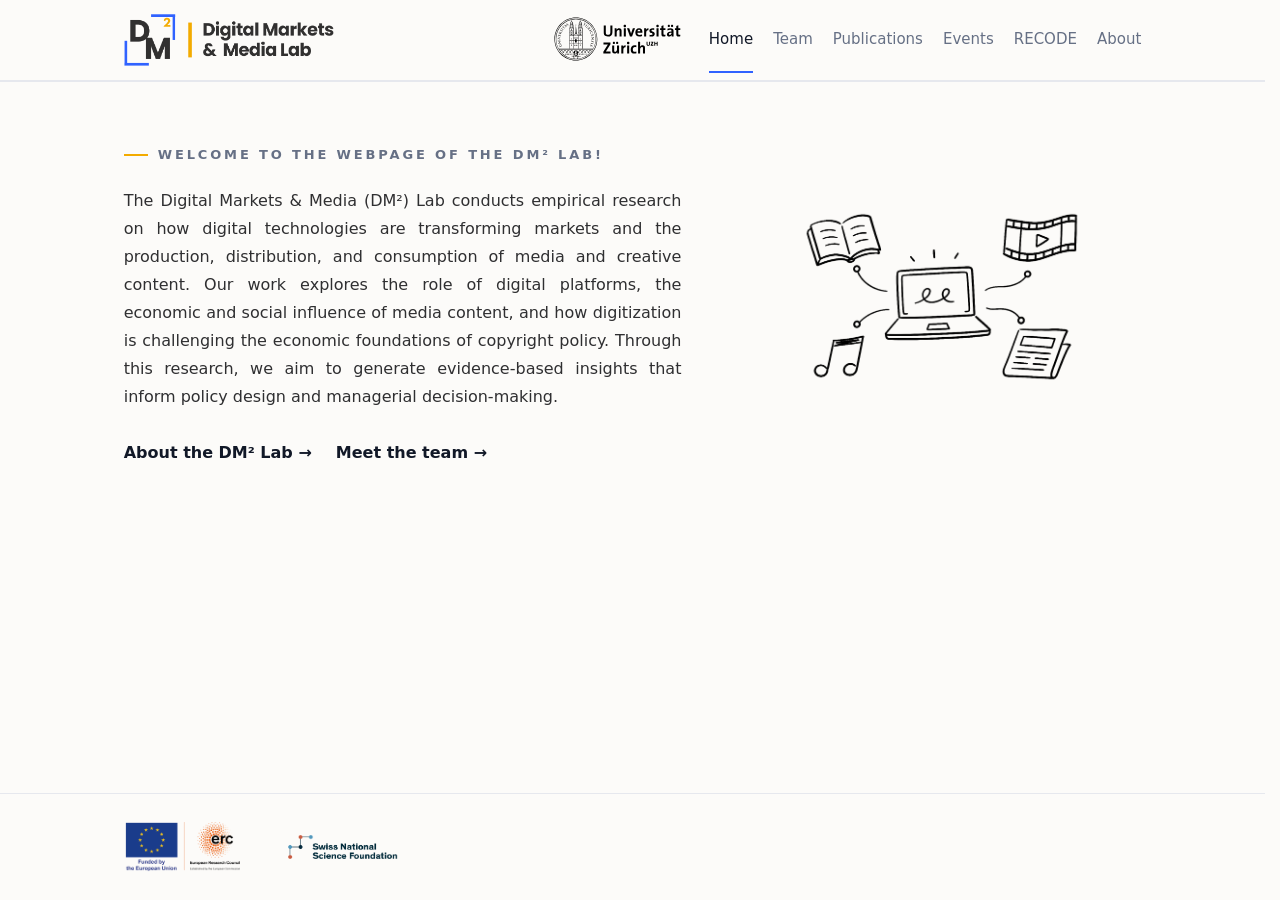
<file: index.html>
<!doctype html>
<html lang="en">
<head>
  <meta charset="utf-8">
  <meta name="viewport" content="width=device-width, initial-scale=1">
  <title>Home | Digital Markets & Media Lab</title>
  <meta name="description" content="Digital Markets & Media Lab — empirical research on digitization, platforms, media markets, AI, and online information access.">
  <link rel="icon" type="image/png" href="assets/DM2_logo.png?v=4"> 
  <link rel="stylesheet" href="style.css?v=21">
  <script src="nav.js?v=1" defer></script>
</head>
<body class="home-page">
  <header class="site-header">
    <div class="nav-wrap">
      <div class="header-logos"><a href="index.html" aria-label="Digital Markets and Media Lab home"><img class="logo-full" src="assets/dm2-logo-full.png" alt="Digital Markets & Media Lab logo"></a><img class="header-uzh-logo" src="assets/uzh-logo.svg" alt="University of Zurich"></div>
      <button class="nav-toggle" type="button" aria-expanded="false" aria-controls="main-navigation" aria-label="Toggle main navigation"><span class="nav-toggle-icon" aria-hidden="true"></span><span class="nav-toggle-label">Menu</span></button>
      <nav class="nav" id="main-navigation" aria-label="Main navigation"><a class="active" href="index.html" aria-current="page">Home</a><a href="team.html">Team</a><a href="publications.html">Publications</a><!-- <a href="news.html">News</a> --><a href="events.html">Events</a><a href="recode.html">RECODE</a><a href="about.html">About</a></nav>
    </div>
  </header>


<main>
  <section class="section border home-intro">
      <div class="container">
      <div class="eyebrow">Welcome to the webpage of the DM² Lab!</div>
      <div class="two-col-intro">
        <div>
        <p class="lead">

          The Digital Markets & Media (DM²) Lab conducts empirical research on how digital technologies are transforming markets and the production, distribution, and consumption of media and creative content. Our work explores the role of digital platforms, the economic and social influence of media content, and how digitization is challenging the economic foundations of copyright policy. Through this research, we aim to generate evidence-based insights that inform policy design and managerial decision-making.
          <!-- The Digital Markets & Media (DM²) Lab conducts empirical research on digital markets, media, and related policy issues. We study how digitization transforms markets, firms, and consumer behaviour, with particular focus on digital platforms and on the media and content industries. In this context, we also examine the economic and social effects of media content. Finally, we investigate how technological change affects the creation, distribution, and reuse of creative content, and what this implies for the economic foundations of copyright policy. Across these areas, our goal is to generate evidence-based insights that inform policy design and managerial decision-making. -->
          </p>
          <!-- The Digital Markets &amp; Media (DM²) Lab conducts empirical research on two interconnected aspects of today's digital transformation. First, we study how digitization affects markets, firms, and consumers, with a particular focus on media and content industries. Second, we examine the economics of intellectual property, exploring how technological change affects the economic foundations of copyright policy. Across both areas, our goal is to generate evidence-based insights that inform policy design and managerial decision-making. -->
        </div>
        <div class="intro-image"><img src="assets/lab_illustration.png" alt="Illustration of the Digital Markets and Media Lab's research areas">
        </div>
      </div>
          <div class="hero-actions"><a class="text-link" href="about.html">About the DM² Lab →</a><a class="text-link" href="team.html">Meet the team →</a></div>
</div>
</section>
  <!-- <section class="section border">
    <div class="container">
      <div class="eyebrow">Research areas</div><h2>What we study</h2>
      <div class="grid two">
        <article class="card research-card"><h3>AI, Search, and Information Access</h3><p>We study how AI-generated summaries, search interfaces, and digital intermediaries shape what people see, click, and consume online.</p></article>
        <article class="card research-card"><h3>Digital Media and Creative Industries</h3><p>We examine how digitization changes markets for music, movies, books, news, and other cultural products.</p></article>
        <article class="card research-card"><h3>Platforms, Competition, and Market Design</h3><p>We analyze the role of platforms in organizing digital markets, matching users, ranking content, and shaping competition.</p></article>
        <article class="card research-card"><h3>Privacy, Tracking, and Data Externalities</h3><p>We investigate how online tracking, data sharing, and inference technologies affect firms, consumers, and policy.</p></article>
      </div>
    </div>
  </section> -->

</main>
<footer class="site-footer">
  <div class="container">
    <div class="funding-logos" aria-label="Host and funding institutions">
      <img class="funding-logo funding-logo--erc" src="assets/LOGO_ERC-FLAG_EU.png" alt="Funded by the European Union through the European Research Council">
      <img class="funding-logo funding-logo--snsf" src="assets/fns.png" alt="Swiss National Science Foundation">
    </div>
  </div>
</footer>
</body>
</html>
</file>
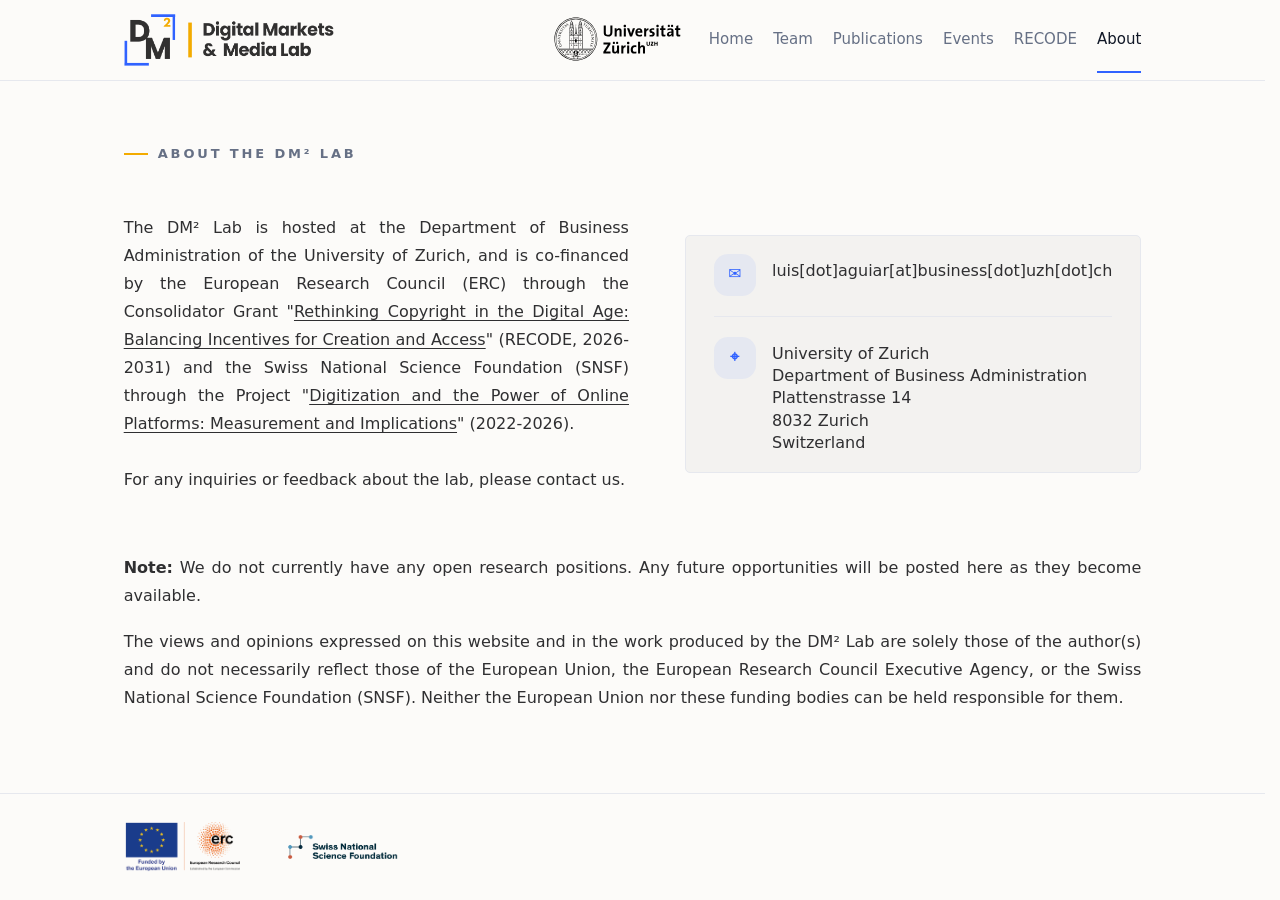
<file: about.html>
<!doctype html>
<html lang="en">
<head>
  <meta charset="utf-8">
  <meta name="viewport" content="width=device-width, initial-scale=1">
  <title>About | Digital Markets & Media Lab</title>
  <meta name="description" content="About the Digital Markets & Media Lab at the University of Zurich and its funding institutions.">
  <link rel="icon" type="image/png" href="assets/DM2_logo.png?v=4"> 
  <link rel="stylesheet" href="style.css?v=21">
  <script src="nav.js?v=1" defer></script>
</head>
<body class="about-page">
  <header class="site-header">
    <div class="nav-wrap">
      <div class="header-logos"><a href="index.html" aria-label="Digital Markets and Media Lab home"><img class="logo-full" src="assets/dm2-logo-full.png" alt="Digital Markets & Media Lab logo"></a><img class="header-uzh-logo" src="assets/uzh-logo.svg" alt="University of Zurich"></div>
      <button class="nav-toggle" type="button" aria-expanded="false" aria-controls="main-navigation" aria-label="Toggle main navigation"><span class="nav-toggle-icon" aria-hidden="true"></span><span class="nav-toggle-label">Menu</span></button>
      <nav class="nav" id="main-navigation" aria-label="Main navigation"><a href="index.html">Home</a><a href="team.html">Team</a><a href="publications.html">Publications</a><!-- <a href="news.html">News</a> --><a href="events.html">Events</a><a href="recode.html">RECODE</a><a class="active" href="about.html" aria-current="page">About</a></nav>
    </div>
  </header>

  <main>
    <section class="page-title">
      <div class="container">
        <div class="eyebrow">About the DM² Lab</div>
      </div>
    </section>

    <section class="section about-section">
      <div class="container">
        <div class="about-intro-grid">
          <p class="lead">The DM² Lab is hosted at the Department of Business Administration of the University of Zurich, and is co-financed by the European Research Council (ERC) through the Consolidator Grant "<a href="https://cordis.europa.eu/project/id/101232098" target="_blank" rel="noopener noreferrer">Rethinking Copyright in the Digital Age: Balancing Incentives for Creation and Access</a>" (RECODE, 2026-2031) and the Swiss National Science Foundation (SNSF) through the Project "<a href="https://data.snf.ch/grants/grant/207682" target="_blank" rel="noopener noreferrer">Digitization and the Power of Online Platforms: Measurement and Implications</a>" (2022-2026). <br> <br> For any inquiries or feedback about the lab, please contact us.</p>

          <div class="contact-card">
            <div class="contact-row">
              <div class="contact-icon">✉</div>
              <div class="contact-details">luis[dot]aguiar[at]business[dot]uzh[dot]ch</div>
            </div>
            <div class="contact-row">
              <div class="contact-icon">⌖</div>
              <div class="contact-details">University of Zurich <br> Department of Business Administration <br> Plattenstrasse 14 <br> 8032 Zurich<br> Switzerland</div>
            </div>
          </div>

        </div>

        <div class="about-full-text">
          <p class="lead">   <br> <strong>Note:</strong> We do not currently have any open research positions. Any future opportunities will be posted here as they become available.</p>
          <p class="lead"> The views and opinions expressed on this website and in the work produced by the DM² Lab are solely those of the author(s) and do not necessarily reflect those of the European Union, the European Research Council Executive Agency, or the Swiss National Science Foundation (SNSF). Neither the European Union nor these funding bodies can be held responsible for them.</p>
        </div>
      </div>
    </section>
  </main>
  <footer class="site-footer">
    <div class="container">
      <div class="funding-logos" aria-label="Host and funding institutions">
        <img class="funding-logo funding-logo--erc" src="assets/LOGO_ERC-FLAG_EU.png" alt="Funded by the European Union through the European Research Council">
        <img class="funding-logo funding-logo--snsf" src="assets/fns.png" alt="Swiss National Science Foundation">
      </div>
    </div>
  </footer>
</body>
</html>
</file>
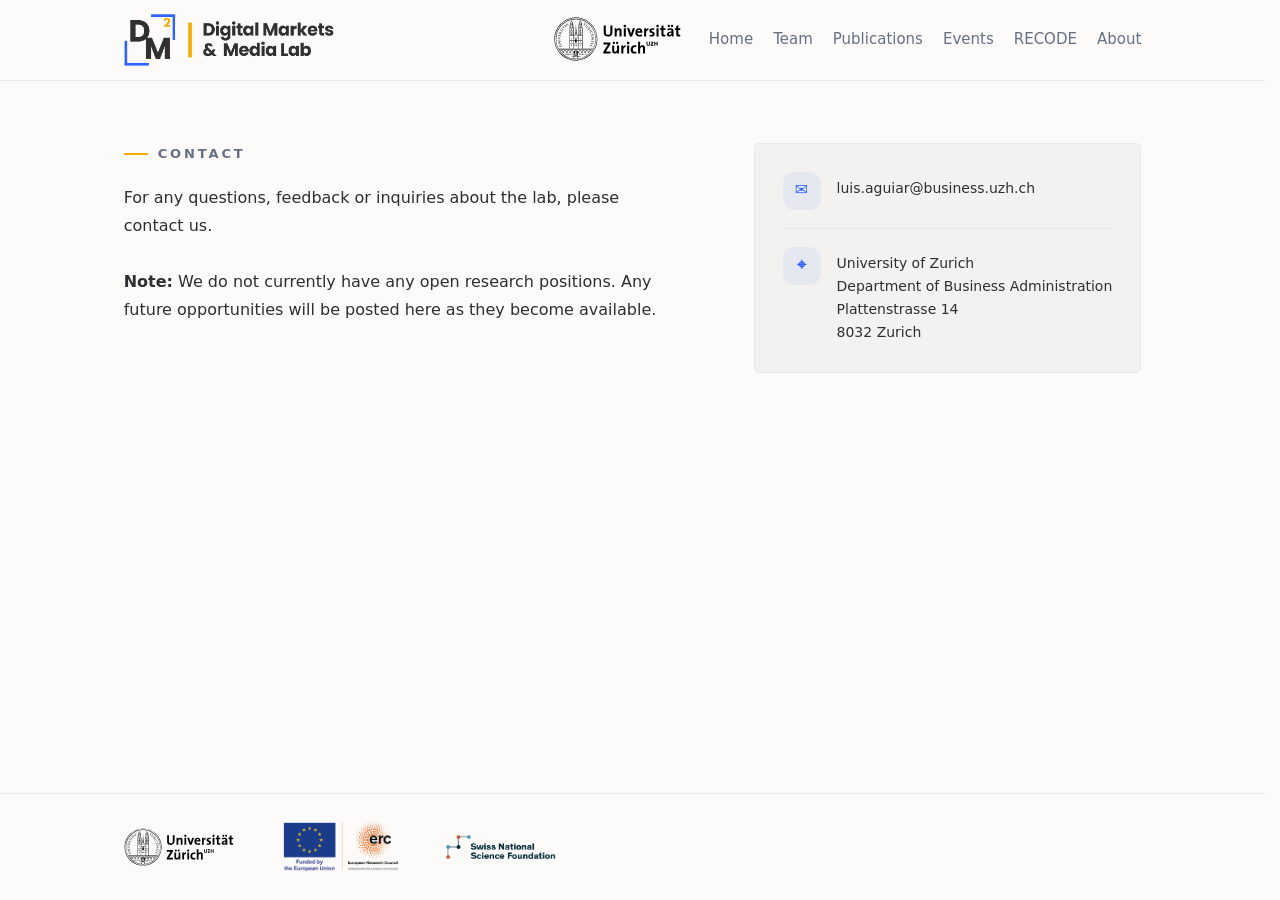
<file: contact.html>
<!doctype html>
<html lang="en">
<head>
  <meta charset="utf-8">
  <meta name="viewport" content="width=device-width, initial-scale=1">
  <title>Contact | Digital Markets & Media Lab</title>
  <meta name="description" content="Digital Markets & Media Lab — empirical research on digitization, platforms, media markets, AI, and online information access.">
  <link rel="stylesheet" href="style.css?v=21">
  <script src="nav.js?v=1" defer></script>
</head>
<body>
  <header class="site-header">
    <div class="nav-wrap">
      <div class="header-logos"><a href="index.html" aria-label="Digital Markets and Media Lab home"><img class="logo-full" src="assets/dm2-logo-full.png" alt="Digital Markets & Media Lab logo"></a><img class="header-uzh-logo" src="assets/uzh-logo.svg" alt="University of Zurich"></div>
      <button class="nav-toggle" type="button" aria-expanded="false" aria-controls="main-navigation" aria-label="Toggle main navigation"><span class="nav-toggle-icon" aria-hidden="true"></span><span class="nav-toggle-label">Menu</span></button>
      <nav class="nav" id="main-navigation" aria-label="Main navigation"><a href="index.html">Home</a><a href="team.html">Team</a><a href="publications.html">Publications</a><!-- <a href="news.html">News</a> --><a href="events.html">Events</a><a href="recode.html">RECODE</a><a href="about.html">About</a></nav>
    </div>
  </header>

  <main>
    <section class="page-title">
      <div class="container two-col contact-layout">
        <div>
          <div class="eyebrow">Contact</div>
          <p class="lead">For any questions, feedback or inquiries about the lab, please contact us. <br> <br> <strong>Note:</strong> We do not currently have any open research positions. Any future opportunities will be posted here as they become available.</p>
        </div>
        <div class="contact-card">
          <div class="contact-row">
            <div class="contact-icon">✉</div>
            <div class="contact-details"><a href="mailto:luis.aguiar@business.uzh.ch">luis.aguiar@business.uzh.ch</a></div>
          </div>
          <div class="contact-row">
            <div class="contact-icon">⌖</div>
            <div class="contact-details">University of Zurich <br> Department of Business Administration <br> Plattenstrasse 14 <br> 8032 Zurich</div>
          </div>
        </div>
      </div>
    </section>
  </main>
  <footer class="site-footer">
    <div class="container">
      <div class="funding-logos" aria-label="Host and funding institutions">
        <img class="funding-logo funding-logo--uzh" src="assets/uzh-logo.svg" alt="University of Zurich">
        <img class="funding-logo funding-logo--erc" src="assets/LOGO_ERC-FLAG_EU.png" alt="Funded by the European Union through the European Research Council">
        <img class="funding-logo funding-logo--snsf" src="assets/fns.png" alt="Swiss National Science Foundation">
      </div>
    </div>
  </footer>
</body>
</html>
</file>
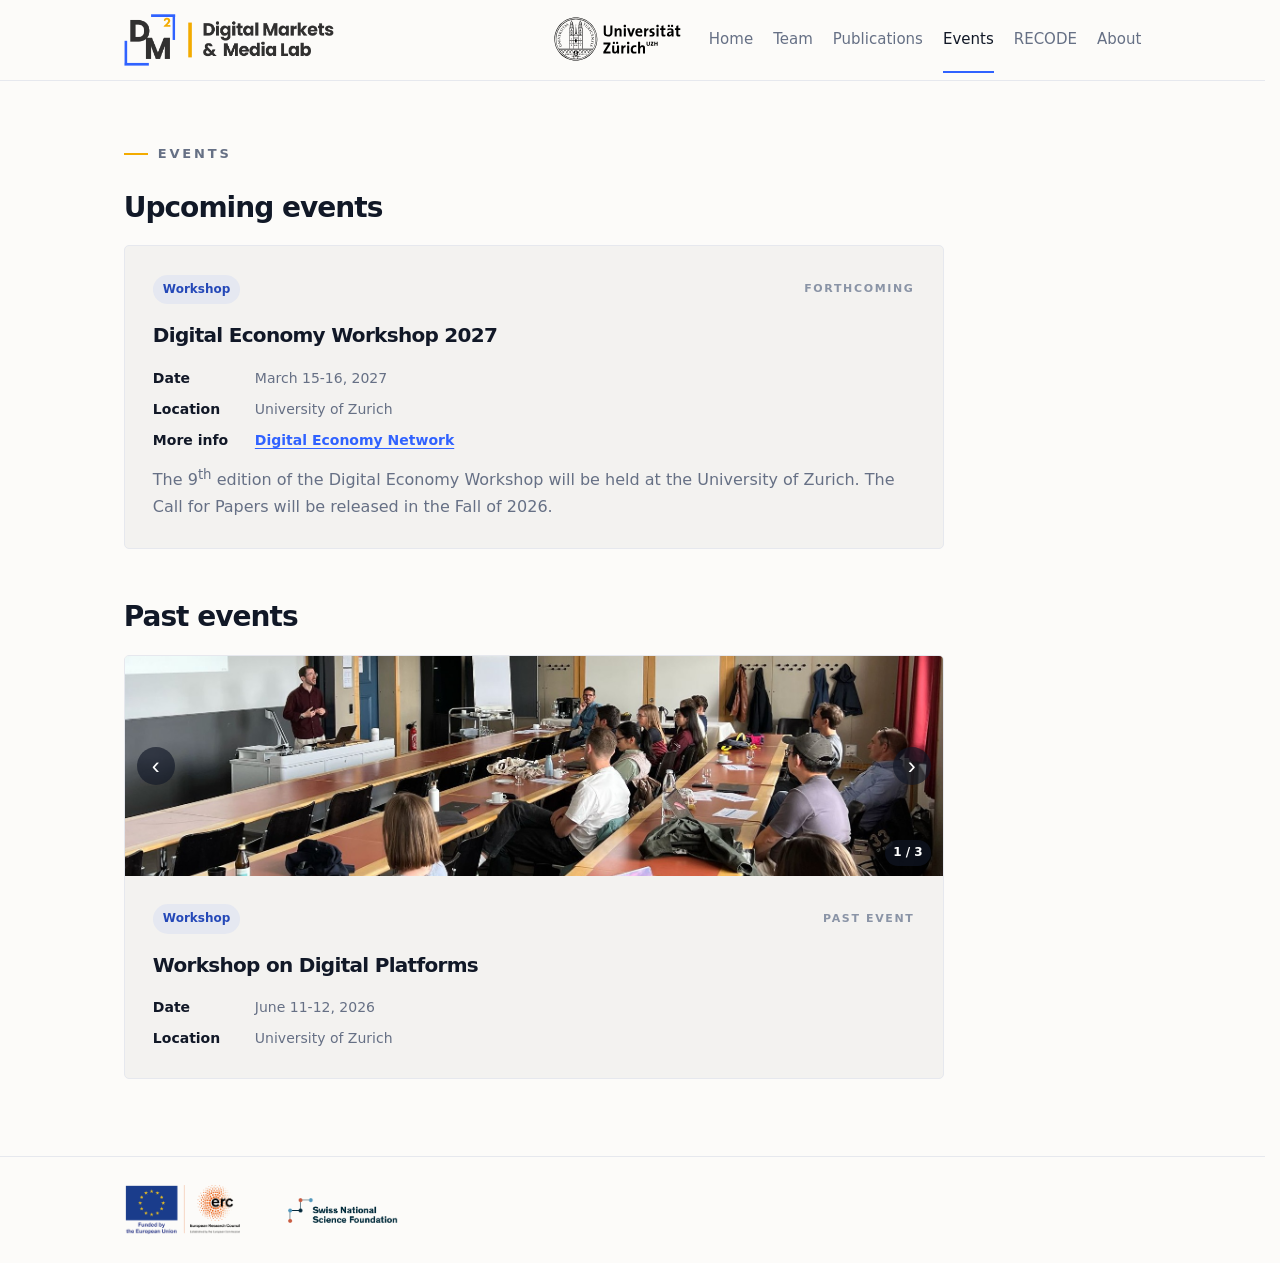
<file: events.html>
<!doctype html>
<html lang="en">
<head>
  <meta charset="utf-8">
  <meta name="viewport" content="width=device-width, initial-scale=1">
  <title>Events | Digital Markets & Media Lab</title>
  <meta name="description" content="Conferences, workshops, and research events organized or co-organized by the Digital Markets & Media Lab.">
  <link rel="icon" type="image/png" href="assets/DM2_logo.png?v=4">
  <link rel="stylesheet" href="style.css?v=21">
  <script src="nav.js?v=1" defer></script>
  <script src="events.js" defer></script>
</head>
<body class="listing-page">
    <header class="site-header">
    <div class="nav-wrap">
      <div class="header-logos"><a href="index.html" aria-label="Digital Markets and Media Lab home"><img class="logo-full" src="assets/dm2-logo-full.png" alt="Digital Markets & Media Lab logo"></a><img class="header-uzh-logo" src="assets/uzh-logo.svg" alt="University of Zurich"></div>
      <button class="nav-toggle" type="button" aria-expanded="false" aria-controls="main-navigation" aria-label="Toggle main navigation"><span class="nav-toggle-icon" aria-hidden="true"></span><span class="nav-toggle-label">Menu</span></button>
      <nav class="nav" id="main-navigation" aria-label="Main navigation"><a href="index.html">Home</a><a href="team.html">Team</a><a href="publications.html">Publications</a><!-- <a href="news.html">News</a> --><a class="active" href="events.html" aria-current="page">Events</a><a href="recode.html">RECODE</a><a href="about.html">About</a></nav>
    </div>
  </header>

  <main>
    <section class="page-title">
      <div class="container event-container">
        <div class="eyebrow">Events</div>
        <!-- <h1>Conferences and workshops</h1>
        <p class="lead">Academic conferences, workshops, and research meetings organized or co-organized by the DM² Lab.</p> -->
      </div>
    </section>

    <section class="section">
      <div class="container">
        <div class="event-section-heading">
          <h1>Upcoming events</h1>
        </div>

        <div class="grid event-grid">
          <!-- Duplicate an article below to add another event. -->
          <article class="card event-card">
            <!-- An event-gallery block can also be added here for upcoming-event photos. -->
            <div class="event-meta">
              <span class="tag">Workshop</span>
              <span class="status">Forthcoming</span>
            </div>
            <h3>Digital Economy Workshop 2027</h3>
            <dl class="event-details">
              <div><dt>Date</dt><dd>March 15-16, 2027</dd></div>
              <div><dt>Location</dt><dd>University of Zurich</dd></div>
              <div><dt>More info</dt><dd><a class="event-link" href="https://www.digitalecon.org/workshop" target="_blank" rel="noopener noreferrer">Digital Economy Network</a></dd></div>
            </dl>
            <p>The 9<sup>th</sup> edition of the Digital Economy Workshop will be held at the University of Zurich. The Call for Papers will be released in the Fall of 2026.</p>
          </article>
        </div>

        <div class="event-section-heading event-section-heading--past">
          <h1>Past events</h1>
        </div>

        <div class="grid event-grid">
          <!-- Duplicate an article below to add another past event. -->
          <article class="card event-card">
            <div class="event-gallery" data-gallery aria-label="Photos from the Workshop on Digital Platforms">
              <!-- Adjust --event-image-position separately for each photo.
                   Examples: center, center 30%, 40% 60%, left center. -->
              <img class="event-image is-active" src="assets/workshop_digital_platforms/session.jpeg" alt="Presentation during the Workshop on Digital Platforms" style="--event-image-position: center;">
              <img class="event-image" src="assets/workshop_digital_platforms/group.jpeg" alt="Participants at the Workshop on Digital Platforms" style="--event-image-position: center 20%;">
              <img class="event-image" src="assets/workshop_digital_platforms/lunch.jpeg" alt="Participants during lunch at the Workshop on Digital Platforms" style="--event-image-position: center 20%;">
              <button class="gallery-arrow gallery-arrow--previous" type="button" data-gallery-previous aria-label="Show previous event photo">‹</button>
              <button class="gallery-arrow gallery-arrow--next" type="button" data-gallery-next aria-label="Show next event photo">›</button>
              <span class="gallery-count" data-gallery-count aria-live="polite">1 / 3</span>
            </div>

            <div class="event-meta">
              <span class="tag">Workshop</span>
              <span class="status">Past event</span>
            </div>
            <h3>Workshop on Digital Platforms</h3>
            <dl class="event-details">
              <div><dt>Date</dt><dd>June 11-12, 2026</dd></div>
              <div><dt>Location</dt><dd>University of Zurich</dd></div>
            </dl>
          </article>
        </div>
      </div>
    </section>
  </main>
  <footer class="site-footer">
    <div class="container">
      <div class="funding-logos" aria-label="Host and funding institutions">
        <img class="funding-logo funding-logo--erc" src="assets/LOGO_ERC-FLAG_EU.png" alt="Funded by the European Union through the European Research Council">
        <img class="funding-logo funding-logo--snsf" src="assets/fns.png" alt="Swiss National Science Foundation">
      </div>
    </div>
  </footer>
</body>
</html>
</file>
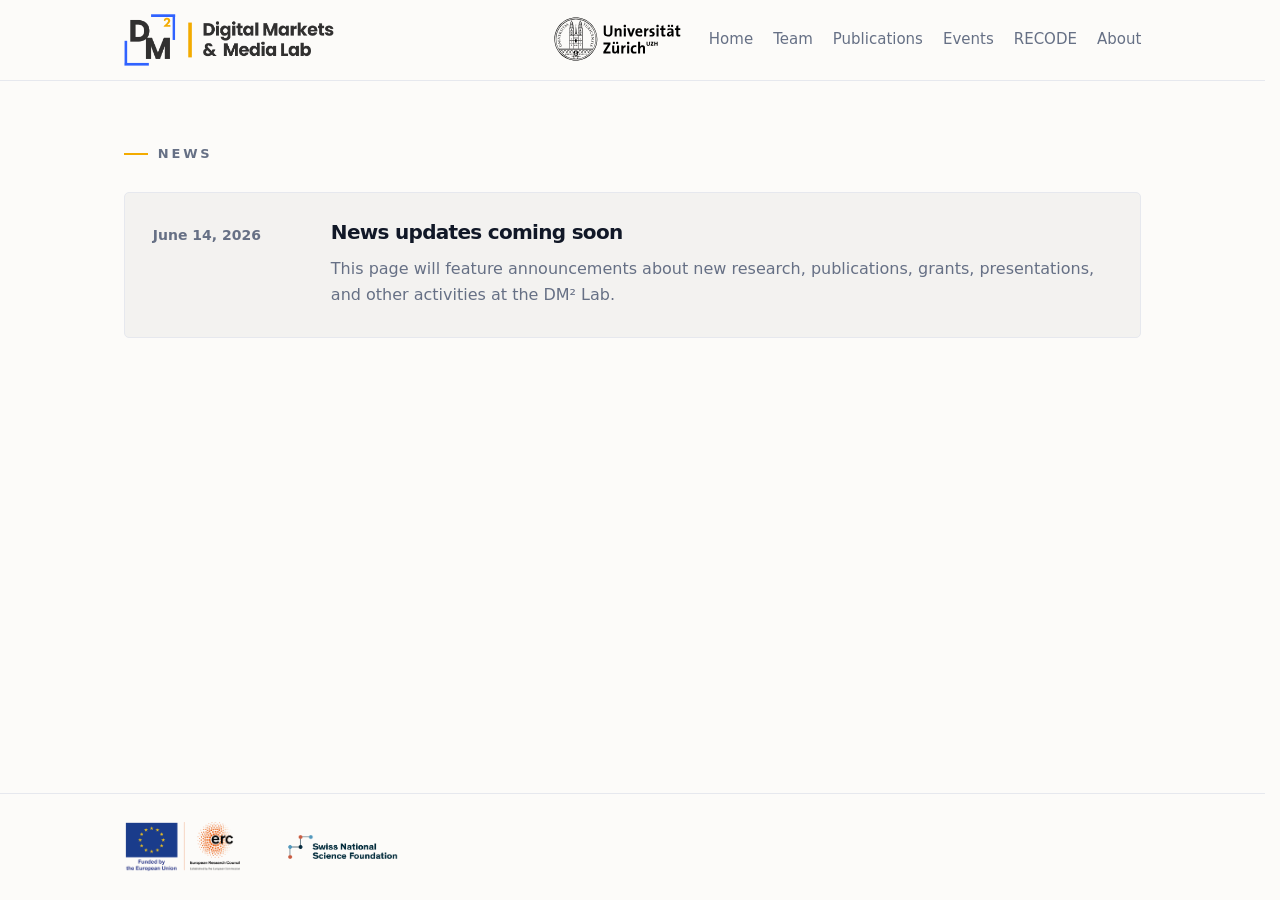
<file: news.html>
<!doctype html>
<html lang="en">
<head>
  <meta charset="utf-8">
  <meta name="viewport" content="width=device-width, initial-scale=1">
  <title>News | Digital Markets & Media Lab</title>
  <meta name="description" content="News, announcements, and research updates from the Digital Markets & Media Lab.">
  <link rel="stylesheet" href="style.css?v=21">
  <script src="nav.js?v=1" defer></script>
</head>
<body class="listing-page">
    <header class="site-header">
    <div class="nav-wrap">
      <div class="header-logos"><a href="index.html" aria-label="Digital Markets and Media Lab home"><img class="logo-full" src="assets/dm2-logo-full.png" alt="Digital Markets & Media Lab logo"></a><img class="header-uzh-logo" src="assets/uzh-logo.svg" alt="University of Zurich"></div>
      <button class="nav-toggle" type="button" aria-expanded="false" aria-controls="main-navigation" aria-label="Toggle main navigation"><span class="nav-toggle-icon" aria-hidden="true"></span><span class="nav-toggle-label">Menu</span></button>
      <nav class="nav" id="main-navigation" aria-label="Main navigation"><a href="index.html">Home</a><a href="team.html">Team</a><a href="publications.html">Publications</a><!-- <a class="active" href="news.html">News</a> --><a href="events.html">Events</a><a href="recode.html">RECODE</a><a href="about.html">About</a></nav>
    </div>
  </header>

  <main>
    <section class="page-title">
      <div class="container">
        <div class="eyebrow">News</div>
        <!-- <h1>Latest from the Lab</h1> -->
      </div>
    </section>

    <section class="section">
      <div class="container news-list">
        <!-- Duplicate an article below to add another news item. Keep the newest item first. -->
        <article class="card news-item">
          <time class="news-date" datetime="2026-06-14">June 14, 2026</time>
          <div>
            <h2 class="news-title">News updates coming soon</h2>
            <p>This page will feature announcements about new research, publications, grants, presentations, and other activities at the DM² Lab.</p>
          </div>
        </article>
      </div>
    </section>
  </main>
  <footer class="site-footer">
    <div class="container">
      <div class="funding-logos" aria-label="Host and funding institutions">
        <img class="funding-logo funding-logo--erc" src="assets/LOGO_ERC-FLAG_EU.png" alt="Funded by the European Union through the European Research Council">
        <img class="funding-logo funding-logo--snsf" src="assets/fns.png" alt="Swiss National Science Foundation">
      </div>
    </div>
  </footer>
</body>
</html>
</file>
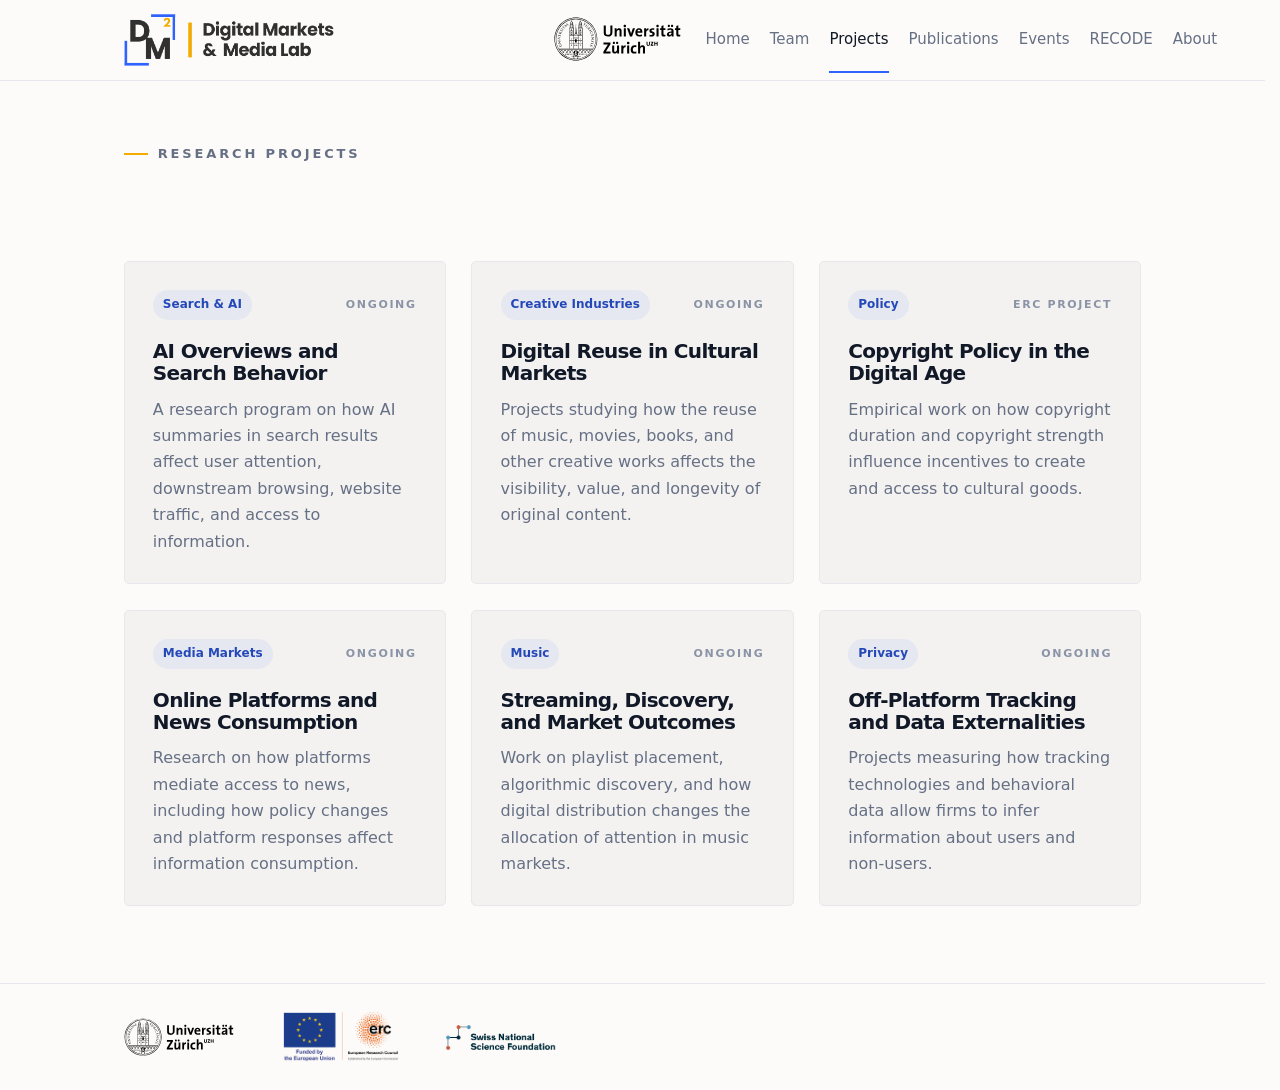
<file: projects.html>
<!doctype html>
<html lang="en">
<head>
  <meta charset="utf-8">
  <meta name="viewport" content="width=device-width, initial-scale=1">
  <title>Projects | Digital Markets & Media Lab</title>
  <meta name="description" content="Digital Markets & Media Lab — empirical research on digitization, platforms, media markets, AI, and online information access.">
  <link rel="stylesheet" href="style.css?v=21">
  <script src="nav.js?v=1" defer></script>
</head>
<body>
  <header class="site-header">
    <div class="nav-wrap">
      <div class="header-logos"><a href="index.html" aria-label="Digital Markets and Media Lab home"><img class="logo-full" src="assets/dm2-logo-full.png" alt="Digital Markets & Media Lab logo"></a><img class="header-uzh-logo" src="assets/uzh-logo.svg" alt="University of Zurich"></div>
      <button class="nav-toggle" type="button" aria-expanded="false" aria-controls="main-navigation" aria-label="Toggle main navigation"><span class="nav-toggle-icon" aria-hidden="true"></span><span class="nav-toggle-label">Menu</span></button>
      <nav class="nav" id="main-navigation" aria-label="Main navigation"><a href="index.html">Home</a><a href="team.html">Team</a><a class="active" href="projects.html" aria-current="page">Projects</a><a href="publications.html">Publications</a><!-- <a href="news.html">News</a> --><a href="events.html">Events</a><a href="recode.html">RECODE</a><a href="about.html">About</a></nav>
    </div>
  </header>

<main>
  <section class="page-title"><div class="container"><div class="eyebrow">Research Projects</div></div></section>
  <!-- DM² Lab projects use empirical evidence to understand how digital technologies affect information, media, culture, competition, and policy. -->
  <section class="section"><div class="container grid three"><article class="card project"><div><div class="project-meta"><span class="tag">Search &amp; AI</span><span class="status">Ongoing</span></div><h3>AI Overviews and Search Behavior</h3><p>A research program on how AI summaries in search results affect user attention, downstream browsing, website traffic, and access to information.</p></div></article>
<article class="card project"><div><div class="project-meta"><span class="tag">Creative Industries</span><span class="status">Ongoing</span></div><h3>Digital Reuse in Cultural Markets</h3><p>Projects studying how the reuse of music, movies, books, and other creative works affects the visibility, value, and longevity of original content.</p></div></article>
<article class="card project"><div><div class="project-meta"><span class="tag">Policy</span><span class="status">ERC project</span></div><h3>Copyright Policy in the Digital Age</h3><p>Empirical work on how copyright duration and copyright strength influence incentives to create and access to cultural goods.</p></div></article>
<article class="card project"><div><div class="project-meta"><span class="tag">Media Markets</span><span class="status">Ongoing</span></div><h3>Online Platforms and News Consumption</h3><p>Research on how platforms mediate access to news, including how policy changes and platform responses affect information consumption.</p></div></article>
<article class="card project"><div><div class="project-meta"><span class="tag">Music</span><span class="status">Ongoing</span></div><h3>Streaming, Discovery, and Market Outcomes</h3><p>Work on playlist placement, algorithmic discovery, and how digital distribution changes the allocation of attention in music markets.</p></div></article>
<article class="card project"><div><div class="project-meta"><span class="tag">Privacy</span><span class="status">Ongoing</span></div><h3>Off-Platform Tracking and Data Externalities</h3><p>Projects measuring how tracking technologies and behavioral data allow firms to infer information about users and non-users.</p></div></article></div></section>
</main>
<footer class="site-footer">
  <div class="container">
    <div class="funding-logos" aria-label="Host and funding institutions">
      <img class="funding-logo funding-logo--uzh" src="assets/uzh-logo.svg" alt="University of Zurich">
      <img class="funding-logo funding-logo--erc" src="assets/LOGO_ERC-FLAG_EU.png" alt="Funded by the European Union through the European Research Council">
      <img class="funding-logo funding-logo--snsf" src="assets/fns.png" alt="Swiss National Science Foundation">
    </div>
  </div>
</footer>
</body>
</html>
</file>
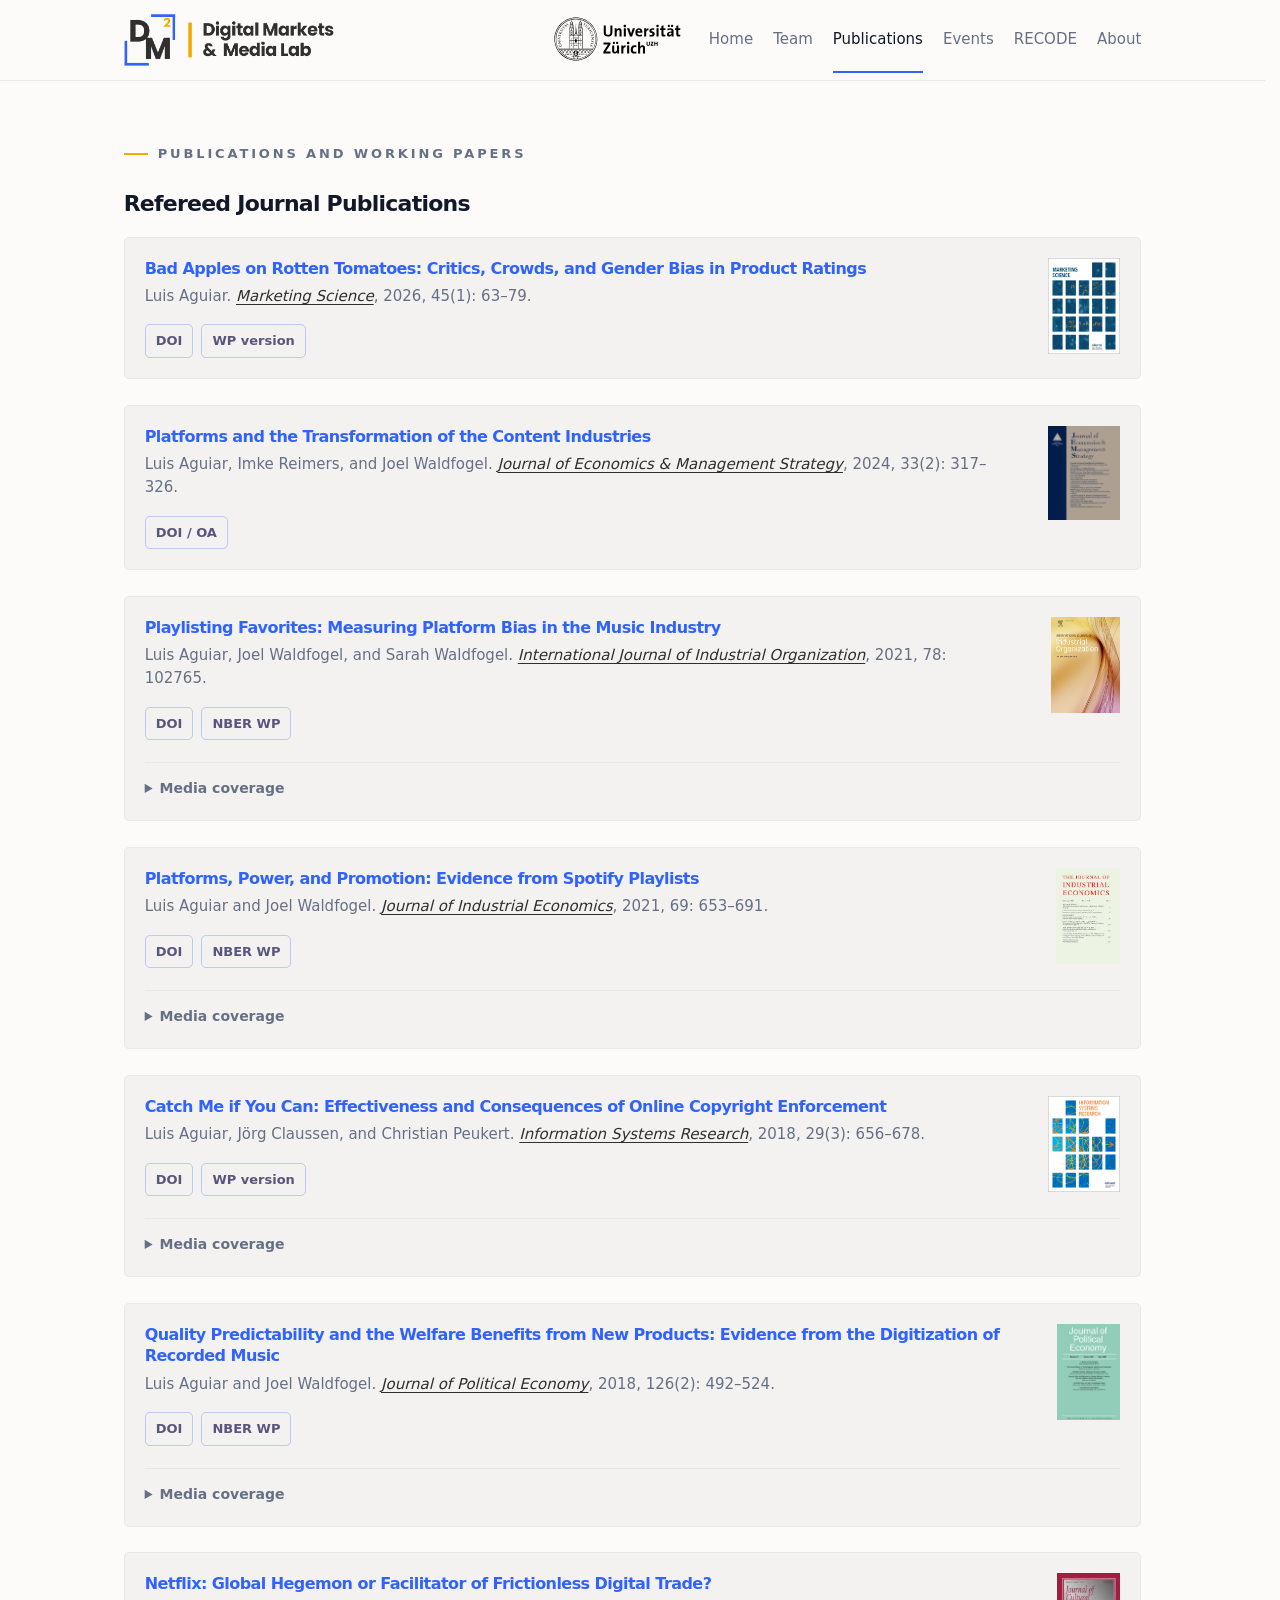
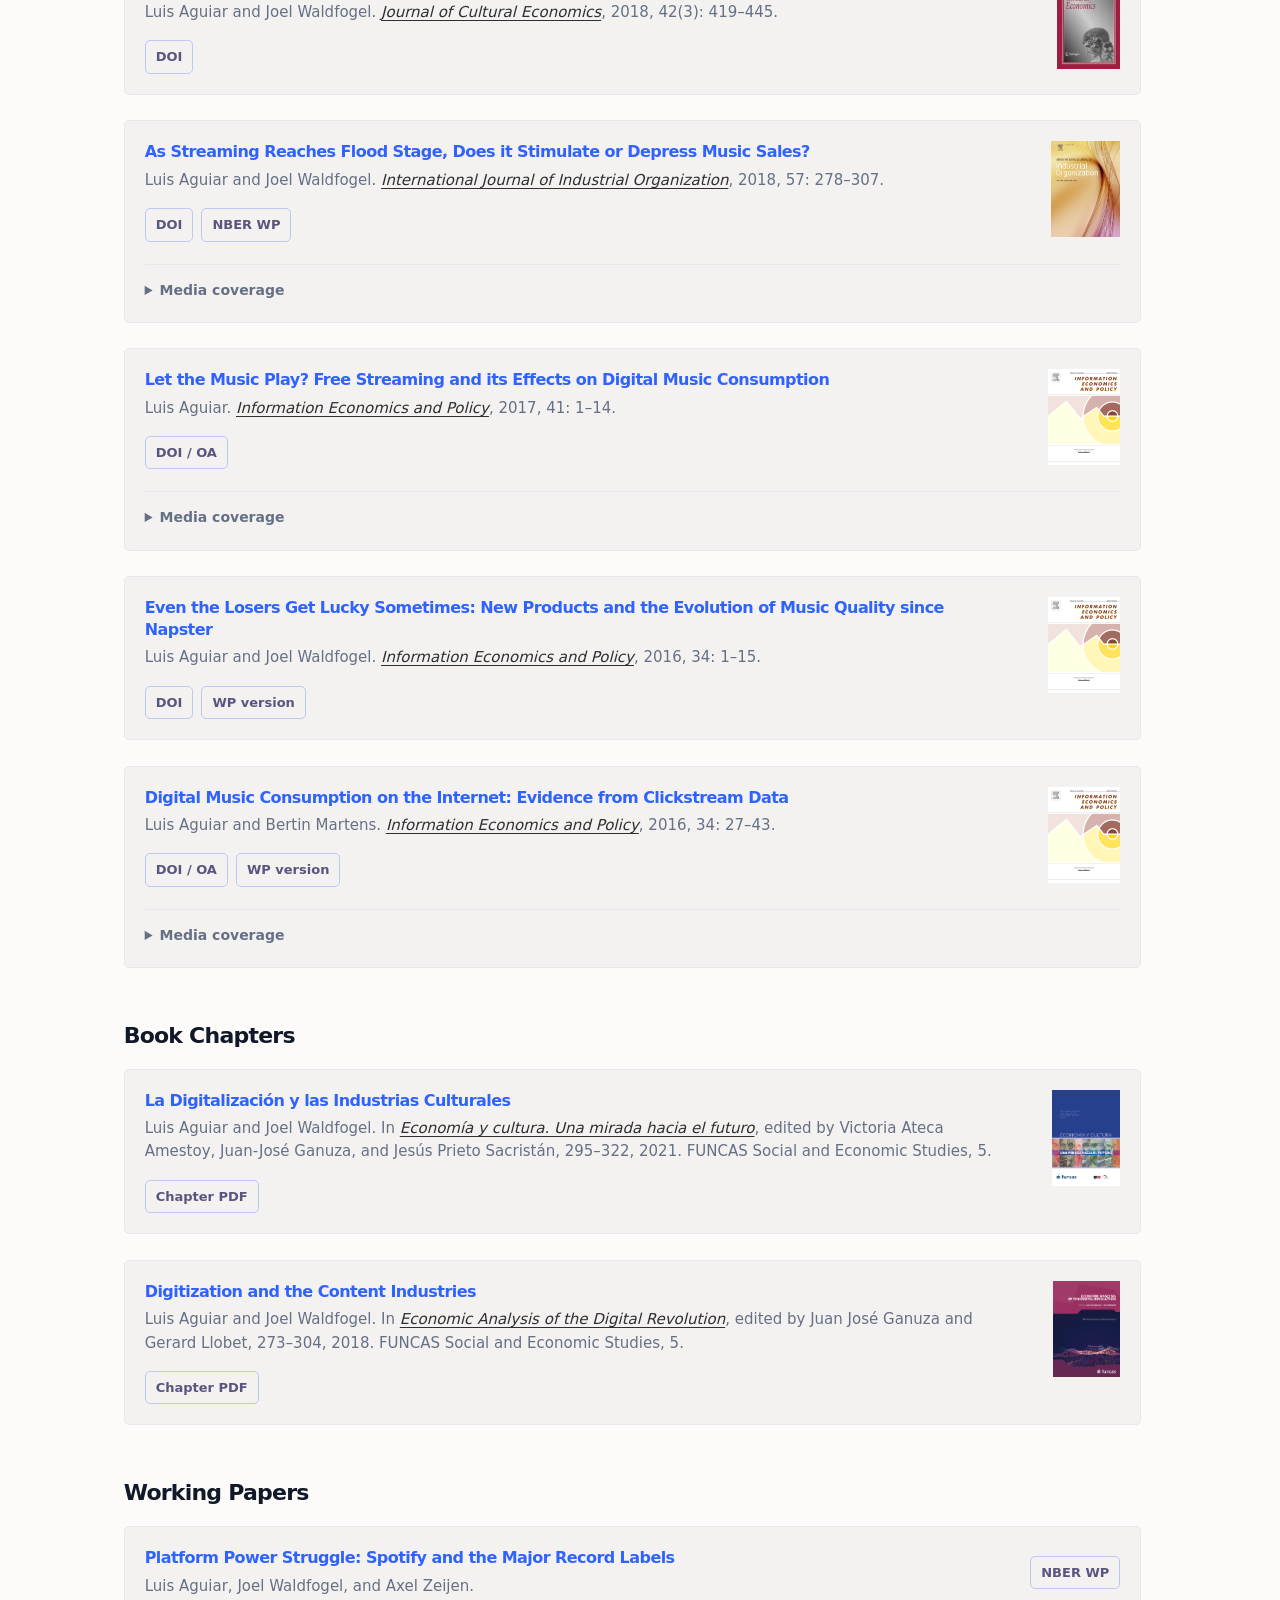
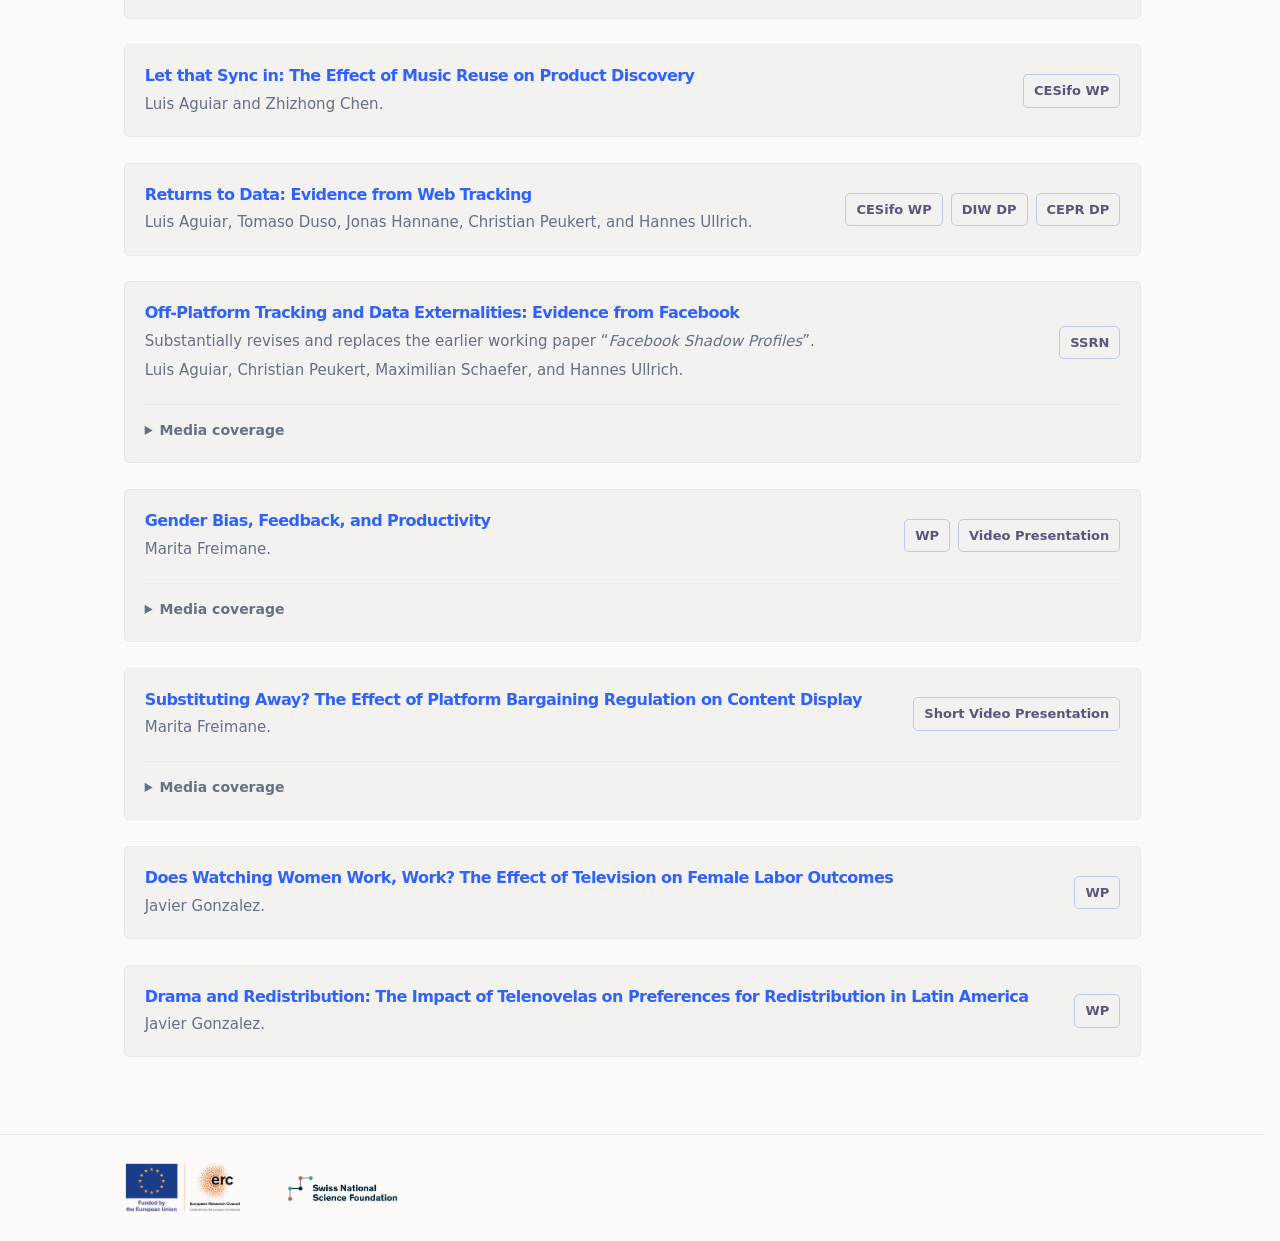
<file: publications.html>
<!doctype html>
<html lang="en">
<head>
  <meta charset="utf-8">
  <meta name="viewport" content="width=device-width, initial-scale=1">
  <title>Publications | Digital Markets & Media Lab</title>
  <meta name="description" content="Publications, working papers, and ongoing research from the Digital Markets & Media Lab.">
  <link rel="icon" type="image/png" href="assets/DM2_logo.png?v=4">
  <link rel="stylesheet" href="style.css?v=21">
  <script src="nav.js?v=1" defer></script>
</head>
<body class="listing-page">
  <header class="site-header">
    <div class="nav-wrap">
      <div class="header-logos"><a href="index.html" aria-label="Digital Markets and Media Lab home"><img class="logo-full" src="assets/dm2-logo-full.png" alt="Digital Markets & Media Lab logo"></a><img class="header-uzh-logo" src="assets/uzh-logo.svg" alt="University of Zurich"></div>
      <button class="nav-toggle" type="button" aria-expanded="false" aria-controls="main-navigation" aria-label="Toggle main navigation"><span class="nav-toggle-icon" aria-hidden="true"></span><span class="nav-toggle-label">Menu</span></button>
      <nav class="nav" id="main-navigation" aria-label="Main navigation"><a href="index.html">Home</a><a href="team.html">Team</a><a class="active" href="publications.html" aria-current="page">Publications</a><!-- <a href="news.html">News</a> --><a href="events.html">Events</a><a href="recode.html">RECODE</a><a href="about.html">About</a></nav>
    </div>
  </header>

  <main>
    <section class="page-title"><div class="container"><div class="eyebrow">Publications and Working Papers</div></div></section>

    <section class="section">
      <div class="container">
        <section class="publication-group" aria-labelledby="journal-publications">
          <h1 class="publication-section-title" id="journal-publications">Refereed Journal Publications</h1>
          <div class="publication-list">

            <article class="card publication-card">
              <div><h3 class="publication-title">Bad Apples on Rotten Tomatoes: Critics, Crowds, and Gender Bias in Product Ratings</h3><p class="publication-meta">Luis Aguiar. <span class="publication-journal">Marketing Science</span>, 2026, 45(1): 63–79.</p><div class="publication-actions"><a class="publication-link" href="https://doi.org/10.1287/mksc.2023.0236" target="_blank" rel="noopener noreferrer">DOI</a><a class="publication-link" href="https://papers.ssrn.com/sol3/papers.cfm?abstract_id=5042479" target="_blank" rel="noopener noreferrer">WP version</a></div></div>
              <div class="publication-cover-cell"><img class="publication-cover" src="assets/journal_covers/marketing_science_cover.png" alt="Marketing Science journal cover"></div>
            </article>

            <article class="card publication-card">
              <div><h3 class="publication-title">Platforms and the Transformation of the Content Industries</h3><p class="publication-meta">Luis Aguiar, Imke Reimers, and Joel Waldfogel. <span class="publication-journal">Journal of Economics &amp; Management Strategy</span>, 2024, 33(2): 317–326.</p><div class="publication-actions"><a class="publication-link" href="https://doi.org/10.1111/jems.12519" target="_blank" rel="noopener noreferrer">DOI / OA</a></div></div>
              <div class="publication-cover-cell"><img class="publication-cover" src="assets/journal_covers/JEMS_cover.png" alt="Journal of Economics and Management Strategy cover"></div>
            </article>

            <!-- <article class="card publication-card">
              <div><h3 class="publication-title">Absorptive Capacity, Knowledge Spillovers, and Incentive Contracts</h3><p class="publication-meta">Luis Aguiar, Philippe Gagnepain. <span class="publication-journal">International Journal of Industrial Organization</span>, 2022, 82: 102830.</p><div class="publication-actions"><a class="publication-link" href="https://doi.org/10.1016/j.ijindorg.2022.102830" target="_blank" rel="noopener noreferrer">DOI</a><a class="publication-link" href="https://shs.hal.science/halshs-03110851v1/document" target="_blank" rel="noopener noreferrer">WP version</a></div></div>
              <div class="publication-cover-cell"><img class="publication-cover" src="assets/journal_covers/IJIO_cover.png" alt="International Journal of Industrial Organization cover"></div>
            </article> -->

            <article class="card publication-card">
              <div><h3 class="publication-title">Playlisting Favorites: Measuring Platform Bias in the Music Industry</h3><p class="publication-meta">Luis Aguiar, Joel Waldfogel, and Sarah Waldfogel. <span class="publication-journal">International Journal of Industrial Organization</span>, 2021, 78: 102765.</p><div class="publication-actions"><a class="publication-link" href="https://doi.org/10.1016/j.ijindorg.2021.102765" target="_blank" rel="noopener noreferrer">DOI</a><a class="publication-link" href="https://www.nber.org/papers/w29017" target="_blank" rel="noopener noreferrer">NBER WP</a></div></div>
              <div class="publication-cover-cell"><img class="publication-cover" src="assets/journal_covers/IJIO_cover.png" alt="International Journal of Industrial Organization cover"></div>
              <details class="publication-coverage"><summary>Media coverage</summary><div class="publication-actions"><a class="publication-link" href="https://variety.com/2021/music/news/spotify-new-music-friday-playlist-indie-women-artists-1235082666/" target="_blank" rel="noopener noreferrer">Variety</a><a class="publication-link" href="https://elpais.com/tecnologia/2021-09-11/cada-vez-menos-globales-spotify-hace-que-escuchemos-mas-musica-local.html" target="_blank" rel="noopener noreferrer">El País</a></div></details>
            </article>

            <article class="card publication-card">
              <div><h3 class="publication-title">Platforms, Power, and Promotion: Evidence from Spotify Playlists</h3><p class="publication-meta">Luis Aguiar and Joel Waldfogel. <span class="publication-journal">Journal of Industrial Economics</span>, 2021, 69: 653–691.</p><div class="publication-actions"><a class="publication-link" href="https://doi.org/10.1111/joie.12263" target="_blank" rel="noopener noreferrer">DOI</a><a class="publication-link" href="https://www.nber.org/papers/w24713" target="_blank" rel="noopener noreferrer">NBER WP</a></div></div>
              <div class="publication-cover-cell"><img class="publication-cover" src="assets/journal_covers/JINDEC_cover.png" alt="Journal of Industrial Economics cover"></div>
              <details class="publication-coverage"><summary>Media coverage</summary><div class="publication-actions"><a class="publication-link" href="https://www.wsj.com/articles/spotify-disputes-point-to-the-power-of-the-playlist-1528307004" target="_blank" rel="noopener noreferrer">Wall Street Journal</a><a class="publication-link" href="https://cepr.org/voxeu/columns/platforms-promotion-and-product-discovery-evidence-spotify-playlists" target="_blank" rel="noopener noreferrer">VoxEU</a><a class="publication-link" href="https://www.theguardian.com/music/2019/apr/28/streaming-music-algorithms-spotify" target="_blank" rel="noopener noreferrer">The Guardian</a></div></details>
            </article>

            <article class="card publication-card">
              <div><h3 class="publication-title">Catch Me if You Can: Effectiveness and Consequences of Online Copyright Enforcement</h3><p class="publication-meta">Luis Aguiar, Jörg Claussen, and Christian Peukert. <span class="publication-journal">Information Systems Research</span>, 2018, 29(3): 656–678.</p><div class="publication-actions"><a class="publication-link" href="https://doi.org/10.1287/isre.2018.0778" target="_blank" rel="noopener noreferrer">DOI</a><a class="publication-link" href="https://papers.ssrn.com/sol3/papers.cfm?abstract_id=2604197" target="_blank" rel="noopener noreferrer">WP version</a></div></div>
              <div class="publication-cover-cell"><img class="publication-cover" src="assets/journal_covers/ISR_cover.png" alt="Information Systems Research cover"></div>
              <details class="publication-coverage"><summary>Media coverage</summary><div class="publication-actions"><a class="publication-link" href="https://www.engadget.com/2015-05-15-european-commission-piracy.html" target="_blank" rel="noopener noreferrer">Engadget</a><a class="publication-link" href="https://torrentfreak.com/shutting-down-pirate-sites-is-ineffective-european-commission-finds-150514/" target="_blank" rel="noopener noreferrer">TorrentFreak</a><a class="publication-link" href="https://www.spiegel.de/netzwelt/web/kino-to-sperre-wirkt-nicht-gegen-illegales-streaming-a-1034279.html" target="_blank" rel="noopener noreferrer">Spiegel Online</a><a class="publication-link" href="https://www.bild.de/leben-wissen/digital/kino-to-verbot-der-seite-daemmt-illegales-streaming-nicht-ein-5d400162261b9100018428bb" target="_blank" rel="noopener noreferrer">Bild</a></div></details>
            </article>

            <article class="card publication-card">
              <div><h3 class="publication-title">Quality Predictability and the Welfare Benefits from New Products: Evidence from the Digitization of Recorded Music</h3><p class="publication-meta">Luis Aguiar and Joel Waldfogel. <span class="publication-journal">Journal of Political Economy</span>, 2018, 126(2): 492–524.</p><div class="publication-actions"><a class="publication-link" href="https://doi.org/10.1086/696229" target="_blank" rel="noopener noreferrer">DOI</a><a class="publication-link" href="https://www.nber.org/papers/w22675" target="_blank" rel="noopener noreferrer">NBER WP</a></div></div>
              <div class="publication-cover-cell"><img class="publication-cover" src="assets/journal_covers/JPE_cover.png" alt="Journal of Political Economy cover"></div>
              <details class="publication-coverage"><summary>Media coverage</summary><div class="publication-actions"><a class="publication-link" href="https://www.economist.com/business/2016/02/06/from-major-to-minor" target="_blank" rel="noopener noreferrer">The Economist</a><a class="publication-link" href="https://blogs.lse.ac.uk/businessreview/2018/11/19/the-digitisation-of-recorded-music-studying-the-long-tail-effect/" target="_blank" rel="noopener noreferrer">LSE Business Review</a></div></details>
            </article>

            <article class="card publication-card">
              <div><h3 class="publication-title">Netflix: Global Hegemon or Facilitator of Frictionless Digital Trade?</h3><p class="publication-meta">Luis Aguiar and Joel Waldfogel. <span class="publication-journal">Journal of Cultural Economics</span>, 2018, 42(3): 419–445.</p><div class="publication-actions"><a class="publication-link" href="https://doi.org/10.1007/s10824-017-9315-z" target="_blank" rel="noopener noreferrer">DOI</a></div></div>
              <div class="publication-cover-cell"><img class="publication-cover" src="assets/journal_covers/JCE_cover.png" alt="Journal of Cultural Economics cover"></div>
            </article>

            <article class="card publication-card">
              <div><h3 class="publication-title">As Streaming Reaches Flood Stage, Does it Stimulate or Depress Music Sales?</h3><p class="publication-meta">Luis Aguiar and Joel Waldfogel. <span class="publication-journal">International Journal of Industrial Organization</span>, 2018, 57: 278–307.</p><div class="publication-actions"><a class="publication-link" href="https://doi.org/10.1016/j.ijindorg.2017.06.004" target="_blank" rel="noopener noreferrer">DOI</a><a class="publication-link" href="https://www.nber.org/papers/w21653" target="_blank" rel="noopener noreferrer">NBER WP</a></div></div>
              <div class="publication-cover-cell"><img class="publication-cover" src="assets/journal_covers/IJIO_cover.png" alt="International Journal of Industrial Organization cover"></div>
              <details class="publication-coverage"><summary>Media coverage</summary><div class="publication-actions"><a class="publication-link" href="https://www.billboard.com/music/music-news/spotify-piracy-study-wrong-european-commission-6746181/" target="_blank" rel="noopener noreferrer">Billboard</a><a class="publication-link" href="https://digitopoly.org/2015/10/31/getting-our-name-on-a-billboard/" target="_blank" rel="noopener noreferrer">Response</a><a class="publication-link" href="https://fivethirtyeight.com/features/maybe-spotify-isnt-killing-the-music-industry-after-all/" target="_blank" rel="noopener noreferrer">FiveThirtyEight</a><a class="publication-link" href="https://arstechnica.com/tech-policy/2015/10/spotify-reduces-piracy-but-also-cuts-into-digital-track-sales/" target="_blank" rel="noopener noreferrer">Ars Technica</a><a class="publication-link" href="https://www.theatlantic.com/business/archive/2015/10/spotify-isnt-killing-record-sales/412684/" target="_blank" rel="noopener noreferrer">The Atlantic</a><a class="publication-link" href="https://torrentfreak.com/spotify-helps-to-beat-music-piracy-european-commission-finds-151028/" target="_blank" rel="noopener noreferrer">TorrentFreak</a><a class="publication-link" href="https://www.elconfidencial.com/tecnologia/2015-10-28/reduce-spotify-de-verdad-la-pirateria-segun-la-comision-europea-si_1074383/" target="_blank" rel="noopener noreferrer">El Confidencial</a><a class="publication-link" href="https://nadaesgratis.es/admin/spotify-o-los-costes-de-lo-gratuito" target="_blank" rel="noopener noreferrer">Nada es Gratis</a><a class="publication-link" href="https://www.rtve.es/play/audios/longitud-de-onda/longitud-onda-cambiado-musica-streaming-28-02-18/4497496/" target="_blank" rel="noopener noreferrer">Longitud de Onda</a></div></details>
            </article>

            <article class="card publication-card">
              <div><h3 class="publication-title">Let the Music Play? Free Streaming and its Effects on Digital Music Consumption</h3><p class="publication-meta">Luis Aguiar. <span class="publication-journal">Information Economics and Policy</span>, 2017, 41: 1–14.</p><div class="publication-actions"><a class="publication-link" href="https://doi.org/10.1016/j.infoecopol.2017.06.002" target="_blank" rel="noopener noreferrer">DOI / OA</a></div></div>
              <div class="publication-cover-cell"><img class="publication-cover" src="assets/journal_covers/IEP_cover.png" alt="Information Economics and Policy cover"></div>
              <details class="publication-coverage"><summary>Media coverage</summary><div class="publication-actions"><a class="publication-link" href="https://www.rtve.es/play/audios/longitud-de-onda/longitud-onda-cambiado-musica-streaming-28-02-18/4497496/" target="_blank" rel="noopener noreferrer">Longitud de Onda</a></div></details>
            </article>

            <!-- <article class="card publication-card">
              <div><h3 class="publication-title">European Cooperative R&amp;D and Firm Performance: Evidence Based on Funding Differences in Key Actions</h3><p class="publication-meta">Luis Aguiar, Philippe Gagnepain. <span class="publication-journal">International Journal of Industrial Organization</span>, 2017, 53: 1–31.</p><div class="publication-actions"><a class="publication-link" href="https://doi.org/10.1016/j.ijindorg.2016.12.007" target="_blank" rel="noopener noreferrer">DOI</a><a class="publication-link" href="https://shs.hal.science/halshs-01630665" target="_blank" rel="noopener noreferrer">WP version</a></div></div>
              <div class="publication-cover-cell"><img class="publication-cover" src="assets/journal_covers/IJIO_cover.png" alt="International Journal of Industrial Organization cover"></div>
            </article> -->

            <article class="card publication-card">
              <div><h3 class="publication-title">Even the Losers Get Lucky Sometimes: New Products and the Evolution of Music Quality since Napster</h3><p class="publication-meta">Luis Aguiar and Joel Waldfogel. <span class="publication-journal">Information Economics and Policy</span>, 2016, 34: 1–15.</p><div class="publication-actions"><a class="publication-link" href="https://doi.org/10.1016/j.infoecopol.2015.12.003" target="_blank" rel="noopener noreferrer">DOI</a><a class="publication-link" href="https://papers.ssrn.com/sol3/papers.cfm?abstract_id=2722537" target="_blank" rel="noopener noreferrer">WP version</a></div></div>
              <div class="publication-cover-cell"><img class="publication-cover" src="assets/journal_covers/IEP_cover.png" alt="Information Economics and Policy cover"></div>
            </article>

            <article class="card publication-card">
              <div><h3 class="publication-title">Digital Music Consumption on the Internet: Evidence from Clickstream Data</h3><p class="publication-meta">Luis Aguiar and Bertin Martens. <span class="publication-journal">Information Economics and Policy</span>, 2016, 34: 27–43.</p><div class="publication-actions"><a class="publication-link" href="https://doi.org/10.1016/j.infoecopol.2016.01.003" target="_blank" rel="noopener noreferrer">DOI / OA</a><a class="publication-link" href="https://papers.ssrn.com/sol3/papers.cfm?abstract_id=2265299" target="_blank" rel="noopener noreferrer">WP version</a></div></div>
              <div class="publication-cover-cell"><img class="publication-cover" src="assets/journal_covers/IEP_cover.png" alt="Information Economics and Policy cover"></div>
              <details class="publication-coverage"><summary>Media coverage</summary><div class="publication-actions"><a class="publication-link" href="https://www.ipdigit.eu/2013/03/does-online-copyright-infringement-hurt-the-record-industry/" target="_blank" rel="noopener noreferrer">IPdigIT</a><a class="publication-link" href="https://www.elblogsalmon.com/sectores/la-ue-es-clara-la-pirateria-de-musica-no-perjudica-a-los-propietarios-de-los-derechos-de-autor" target="_blank" rel="noopener noreferrer">El Blog Salmón</a><a class="publication-link" href="https://www.enriquedans.com/2013/03/no-las-descargas-no-afectan-a-las-ventas-de-productos-culturales.html" target="_blank" rel="noopener noreferrer">Enrique Dans</a></div></details>
            </article>
          </div>
        </section>

        <section class="publication-group" aria-labelledby="book-chapters">
          <h1 class="publication-section-title" id="book-chapters">Book Chapters</h1>
          <div class="publication-list">
            <article class="card publication-card"><div><h3 class="publication-title">La Digitalización y las Industrias Culturales</h3><p class="publication-meta">Luis Aguiar and Joel Waldfogel. In <span class="publication-journal">Economía y cultura. Una mirada hacia el futuro</span>, edited by Victoria Ateca Amestoy, Juan-José Ganuza, and Jesús Prieto Sacristán, 295–322, 2021. FUNCAS Social and Economic Studies, 5.</p><div class="publication-actions"><a class="publication-link" href="https://www.funcas.es/wp-content/uploads/2021/09/Econom%C3%ADa-y-cultura-10.pdf" target="_blank" rel="noopener noreferrer">Chapter PDF</a></div></div><div class="publication-cover-cell"><img class="publication-cover" src="assets/journal_covers/funcas2_cover.png" alt="Economía y cultura book cover"></div></article>
            <article class="card publication-card"><div><h3 class="publication-title">Digitization and the Content Industries</h3><p class="publication-meta">Luis Aguiar and Joel Waldfogel. In <span class="publication-journal">Economic Analysis of the Digital Revolution</span>, edited by Juan José Ganuza and Gerard Llobet, 273–304, 2018. FUNCAS Social and Economic Studies, 5.</p><div class="publication-actions"><a class="publication-link" href="https://blog.funcas.es/wp-content/uploads/2018/11/Economic-Analysis-of-the-Digital-Revolution.pdf" target="_blank" rel="noopener noreferrer">Chapter PDF</a></div></div><div class="publication-cover-cell"><img class="publication-cover" src="assets/journal_covers/funcas1_cover.png" alt="Economic Analysis of the Digital Revolution book cover"></div></article>
          </div>
        </section>

        <section class="publication-group" aria-labelledby="working-papers">
          <h1 class="publication-section-title" id="working-papers">Working Papers</h1>
          <div class="publication-list">

            <article class="card publication-card publication-card--no-cover"><div><h3 class="publication-title">Platform Power Struggle: Spotify and the Major Record Labels</h3><p class="publication-meta">Luis Aguiar, Joel Waldfogel, and Axel Zeijen.</p><div class="publication-actions"><a class="publication-link" href="https://www.nber.org/papers/w33048" target="_blank" rel="noopener noreferrer">NBER WP</a></div></div></article>

            <article class="card publication-card publication-card--no-cover"><div><h3 class="publication-title">Let that Sync in: The Effect of Music Reuse on Product Discovery</h3><p class="publication-meta">Luis Aguiar and Zhizhong Chen.</p><div class="publication-actions"><a class="publication-link" href="https://papers.ssrn.com/sol3/papers.cfm?abstract_id=4922422" target="_blank" rel="noopener noreferrer">CESifo WP</a></div></div></article>

            <article class="card publication-card publication-card--no-cover"><div><h3 class="publication-title">Returns to Data: Evidence from Web Tracking</h3><p class="publication-meta">Luis Aguiar, Tomaso Duso, Jonas Hannane, Christian Peukert, and Hannes Ullrich.</p><div class="publication-actions"><a class="publication-link" href="https://papers.ssrn.com/sol3/papers.cfm?abstract_id=4922413" target="_blank" rel="noopener noreferrer">CESifo WP</a><a class="publication-link" href="https://www.diw.de/documents/publikationen/73/diw_01.c.901795.de/dp2107.pdf" target="_blank" rel="noopener noreferrer">DIW DP</a><a class="publication-link" href="https://cepr.org/publications/dp19266" target="_blank" rel="noopener noreferrer">CEPR DP</a></div></div></article>

            <article class="card publication-card publication-card--no-cover"><div><h3 class="publication-title">Off-Platform Tracking and Data Externalities: Evidence from Facebook</h3><p class="publication-note">Substantially revises and replaces the earlier working paper “<a href="https://papers.ssrn.com/sol3/papers.cfm?abstract_id=4030019" target="_blank" rel="noopener noreferrer"><em>Facebook Shadow Profiles</em></a>”.</p><p class="publication-meta">Luis Aguiar, Christian Peukert, Maximilian Schaefer, and Hannes Ullrich.</p><div class="publication-actions"><a class="publication-link" href="https://papers.ssrn.com/sol3/papers.cfm?abstract_id=6886178" target="_blank" rel="noopener noreferrer">SSRN</a></div></div><details class="publication-coverage"><summary>Media coverage</summary><div class="publication-actions"><a class="publication-link" href="https://background.tagesspiegel.de/digitalisierung-und-ki/briefing/wie-facebook-daten-von-nicht-usern-sammelt" target="_blank" rel="noopener noreferrer">Tagesspiegel</a><a class="publication-link" href="https://www.br.de/nachrichten/netzwelt/facebook-kann-die-haelfte-der-internet-aktivitaet-beobachten%2CTCECmAr" target="_blank" rel="noopener noreferrer">BR</a><a class="publication-link" href="https://www.heise.de/news/Facebook-kann-bis-zu-52-Prozent-der-Aktivitaet-aller-Internetnutzer-verfolgen-7184898.html" target="_blank" rel="noopener noreferrer">Heise</a><a class="publication-link" href="https://www.krone.at/2766696" target="_blank" rel="noopener noreferrer">Kronenzeitung</a><a class="publication-link" href="https://www.pcwelt.de/article/1205965/studie-facebook-kann-haelfte-aller-internetaktivitaeten-verfolgen.html" target="_blank" rel="noopener noreferrer">PC-Welt</a><a class="publication-link" href="https://www.revue-horizons.ch/2022/06/02/comment-meta-aspire-les-donnees-de-tous-grace-aux-jaime/" target="_blank" rel="noopener noreferrer">Horizons</a></div></details></article>

            <article class="card publication-card publication-card--no-cover"><div><h3 class="publication-title">Gender Bias, Feedback, and Productivity</h3><p class="publication-meta">Marita Freimane.</p><div class="publication-actions"><a class="publication-link" href="https://drive.google.com/file/d/1Sqb1o-anBH5i0qTnB3M2dQY64Bx154K9/view?usp=sharing" target="_blank" rel="noopener noreferrer">WP</a><a class="publication-link" href="https://www.youtube.com/watch?v=OlBpdp_7UX8" target="_blank" rel="noopener noreferrer">Video Presentation</a></div></div><details class="publication-coverage"><summary>Media coverage</summary><div class="publication-actions"><a class="publication-link" href="https://www.fastcompany.com/91235795/this-tiny-youtube-design-tweak-made-the-website-a-more-palatable-place-for-women" target="_blank" rel="noopener noreferrer">Fast Company</a></div></details></article>

            <article class="card publication-card publication-card--no-cover"><div><h3 class="publication-title">Substituting Away? The Effect of Platform Bargaining Regulation on Content Display</h3><p class="publication-meta">Marita Freimane.</p>
            <div class="publication-actions"><a class="publication-link" href="https://youtu.be/S8c0o5a5HPA?t=221" target="_blank" rel="noopener noreferrer">Short Video Presentation</a></div></div><details class="publication-coverage"><summary>Media coverage</summary><div class="publication-actions"><a class="publication-link" href="https://theconversation.com/why-ottawas-efforts-to-get-google-and-facebook-to-pay-for-news-content-misses-the-mark-188875" target="_blank" rel="noopener noreferrer">The Conversation</a></div></details></article>

            <article class="card publication-card publication-card--no-cover"><div><h3 class="publication-title">Does Watching Women Work, Work? The Effect of Television on Female Labor Outcomes</h3><p class="publication-meta">Javier Gonzalez.</p>
            <div class="publication-actions"><a class="publication-link" href="https://jjgecon.github.io/assets/papers/JMP_Gonzalez_FEI_Telenovelas.pdf" target="_blank" rel="noopener noreferrer">WP</a></div></div></article>

            <article class="card publication-card publication-card--no-cover"><div><h3 class="publication-title">Drama and Redistribution: The Impact of Telenovelas on Preferences for Redistribution in Latin America</h3><p class="publication-meta">Javier Gonzalez.</p>
            <div class="publication-actions"><a class="publication-link" href="https://jjgecon.github.io/assets/papers/Gonzalez_INE_Telenovelas.pdf" target="_blank" rel="noopener noreferrer">WP</a></div></div></article>

            
          </div>
        </section> 

        <!-- <section class="publication-group" aria-labelledby="work-in-progress">
          <h1 class="publication-section-title" id="work-in-progress">Work in Progress</h1>
          <div class="publication-list">
            <article class="card publication-card publication-card--no-cover"><div><h3 class="publication-title">Can Machine Translation Democratize Knowledge Access? Evidence from Wikipedia</h3><p class="publication-meta">Luis Aguiar, Kai Zhu and Joel Waldfogel.</p></div></article>
            <article class="card publication-card publication-card--no-cover"><div><h3 class="publication-title">How Does Social Media Shape Information Diffusion? Evidence from Canada's Online News Act</h3><p class="publication-meta">Luis Aguiar, Joan Calzada, Nestor Duch-Brown, and Ricard Gil.</p></div></article>
          </div>
        </section> -->
      </div>
    </section>
  </main>

  <footer class="site-footer">
    <div class="container">
      <div class="funding-logos" aria-label="Host and funding institutions">
        <img class="funding-logo funding-logo--erc" src="assets/LOGO_ERC-FLAG_EU.png" alt="Funded by the European Union through the European Research Council">
        <img class="funding-logo funding-logo--snsf" src="assets/fns.png" alt="Swiss National Science Foundation">
      </div>
    </div>
  </footer>
</body>
</html>
</file>
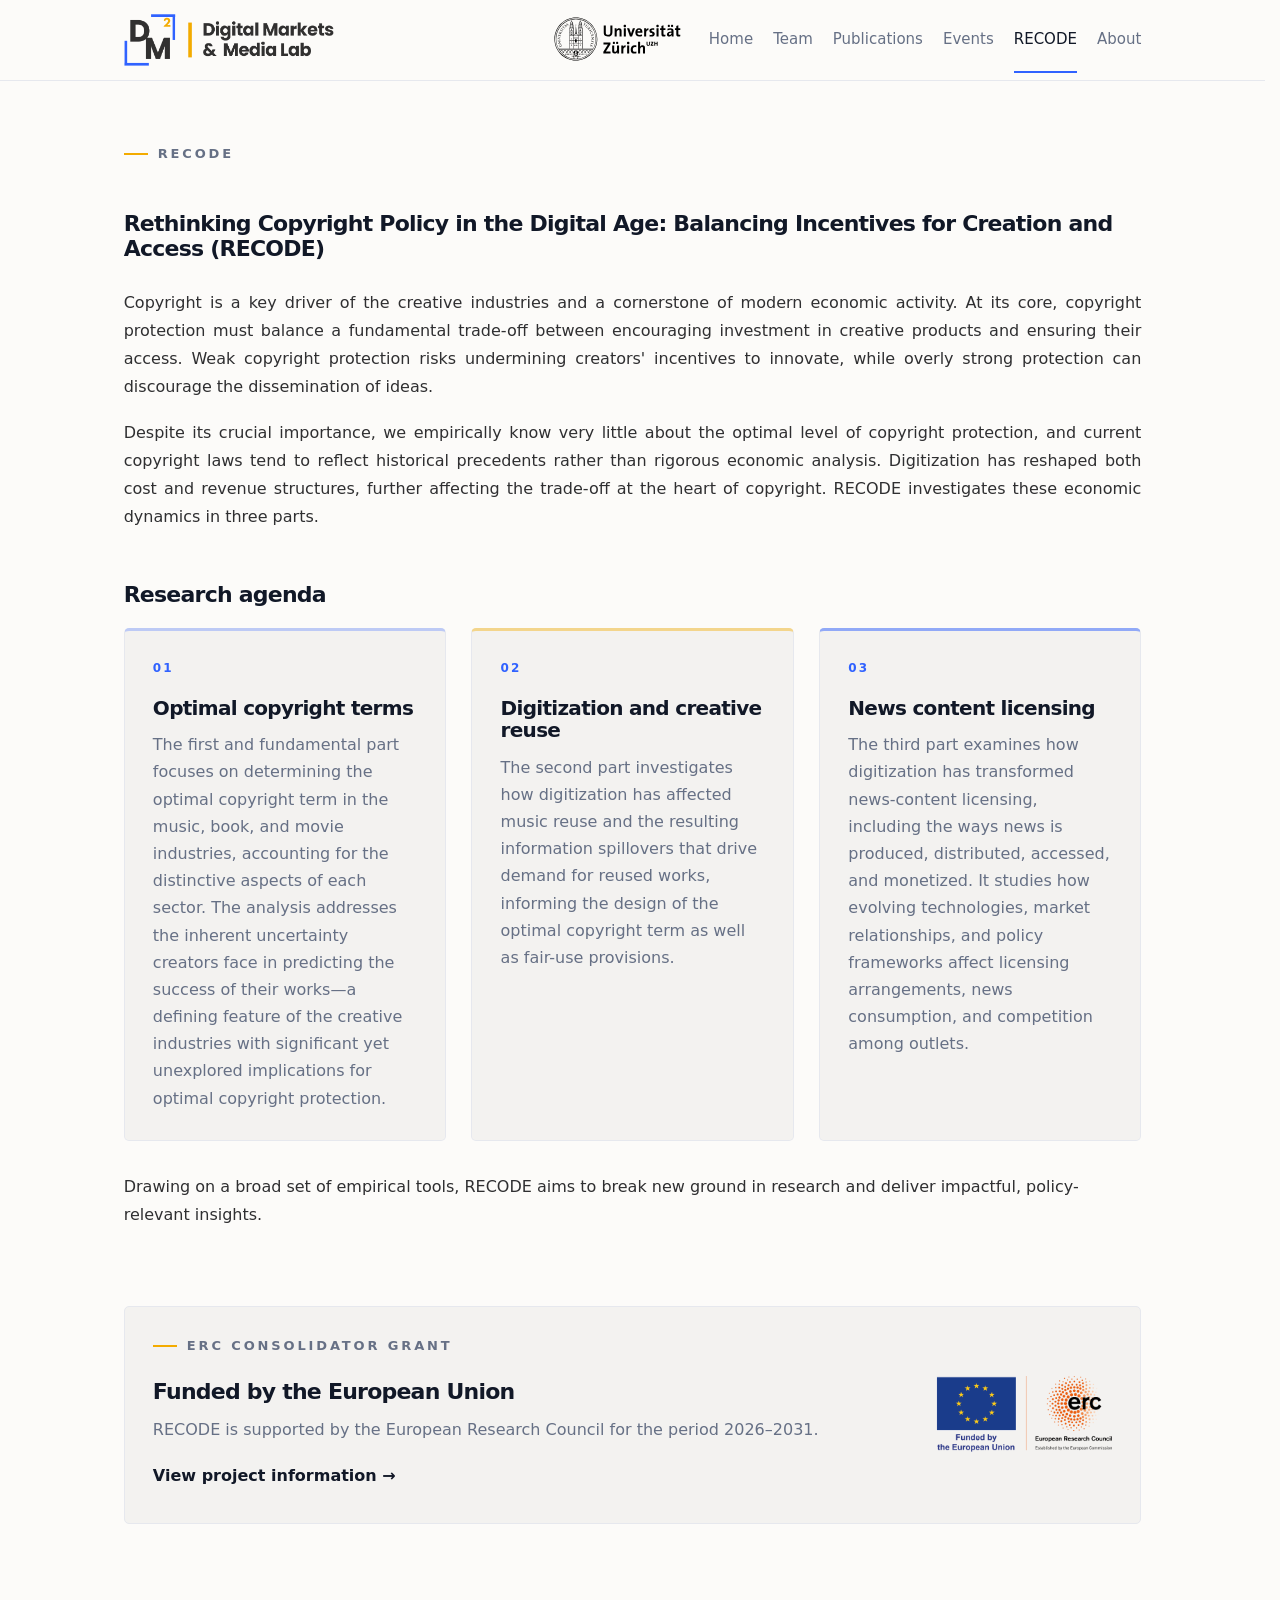
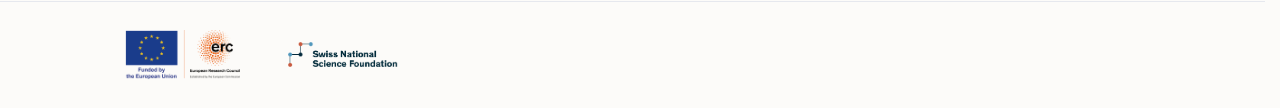
<file: recode.html>
<!doctype html>
<html lang="en">
<head>
  <meta charset="utf-8">
  <meta name="viewport" content="width=device-width, initial-scale=1">
  <title>RECODE | Digital Markets & Media Lab</title>
  <meta name="description" content="RECODE investigates how copyright policy can balance incentives for creative production with access in the digital age.">
  <link rel="icon" type="image/png" href="assets/DM2_logo.png?v=4">
  <link rel="stylesheet" href="style.css?v=21">
  <script src="nav.js?v=1" defer></script>
</head>
<body class="recode-page">
  <header class="site-header">
    <div class="nav-wrap">
      <div class="header-logos"><a href="index.html" aria-label="Digital Markets and Media Lab home"><img class="logo-full" src="assets/dm2-logo-full.png" alt="Digital Markets & Media Lab logo"></a><img class="header-uzh-logo" src="assets/uzh-logo.svg" alt="University of Zurich"></div>
      <button class="nav-toggle" type="button" aria-expanded="false" aria-controls="main-navigation" aria-label="Toggle main navigation"><span class="nav-toggle-icon" aria-hidden="true"></span><span class="nav-toggle-label">Menu</span></button>
      <nav class="nav" id="main-navigation" aria-label="Main navigation"><a href="index.html">Home</a><a href="team.html">Team</a><a href="publications.html">Publications</a><!-- <a href="news.html">News</a> --><a href="events.html">Events</a><a class="active" href="recode.html" aria-current="page">RECODE</a><a href="about.html">About</a></nav>
    </div>
  </header>

  <main>
    <section class="page-title">
      <div class="container">
        <div class="eyebrow">RECODE</div>
      </div>
    </section>

    <section class="section recode-section">
      <div class="container">
        <div class="recode-intro">
          <h1 class="publication-section-title recode-title">Rethinking Copyright Policy in the Digital Age: Balancing Incentives for Creation and Access (RECODE)</h1>
          <p class="lead">Copyright is a key driver of the creative industries and a cornerstone of modern economic activity. At its core, copyright protection must balance a fundamental trade-off between encouraging investment in creative products and ensuring their access. Weak copyright protection risks undermining creators' incentives to innovate, while overly strong protection can discourage the dissemination of ideas.</p>
          <p class="lead">Despite its crucial importance, we empirically know very little about the optimal level of copyright protection, and current copyright laws tend to reflect historical precedents rather than rigorous economic analysis. Digitization has reshaped both cost and revenue structures, further affecting the trade-off at the heart of copyright. RECODE investigates these economic dynamics in three parts.</p>
        </div>

        <h2 class="publication-section-title recode-agenda-title">Research agenda</h2>
        <div class="grid three recode-workstreams">
          <article class="card recode-workstream">
            <div class="recode-workstream-number">01</div>
            <h3>Optimal copyright terms</h3>
            <p>The first and fundamental part focuses on determining the optimal copyright term in the music, book, and movie industries, accounting for the distinctive aspects of each sector. The analysis addresses the inherent uncertainty creators face in predicting the success of their works—a defining feature of the creative industries with significant yet unexplored implications for optimal copyright protection.</p>
          </article>

          <article class="card recode-workstream">
            <div class="recode-workstream-number">02</div>
            <h3>Digitization and creative reuse</h3>
            <p>The second part investigates how digitization has affected music reuse and the resulting information spillovers that drive demand for reused works, informing the design of the optimal copyright term as well as fair-use provisions.</p>
          </article>

          <article class="card recode-workstream">
            <div class="recode-workstream-number">03</div>
            <h3>News content licensing</h3>
            <p>The third part examines how digitization has transformed news-content licensing, including the ways news is produced, distributed, accessed, and monetized. It studies how evolving technologies, market relationships, and policy frameworks affect licensing arrangements, news consumption, and competition among outlets.</p>
          </article>
        </div>

        <p class="lead recode-conclusion">Drawing on a broad set of empirical tools, RECODE aims to break new ground in research and deliver impactful, policy-relevant insights.</p>

        <aside class="card recode-funding" aria-label="RECODE funding information">
          <div>
            <div class="eyebrow">ERC Consolidator Grant</div>
            <h2 class="publication-section-title">Funded by the European Union</h2>
            <p>RECODE is supported by the European Research Council for the period 2026–2031.</p>
            <a class="text-link" href="https://cordis.europa.eu/project/id/101232098" target="_blank" rel="noopener noreferrer">View project information →</a>
          </div>
          <img class="funding-logo funding-logo--erc recode-funding-logo" src="assets/LOGO_ERC-FLAG_EU.png" alt="Funded by the European Union through the European Research Council">
        </aside>
      </div>
    </section>
  </main>

  <footer class="site-footer">
    <div class="container">
      <div class="funding-logos" aria-label="Host and funding institutions">
        <img class="funding-logo funding-logo--erc" src="assets/LOGO_ERC-FLAG_EU.png" alt="Funded by the European Union through the European Research Council">
        <img class="funding-logo funding-logo--snsf" src="assets/fns.png" alt="Swiss National Science Foundation">
      </div>
    </div>
  </footer>
</body>
</html>
</file>
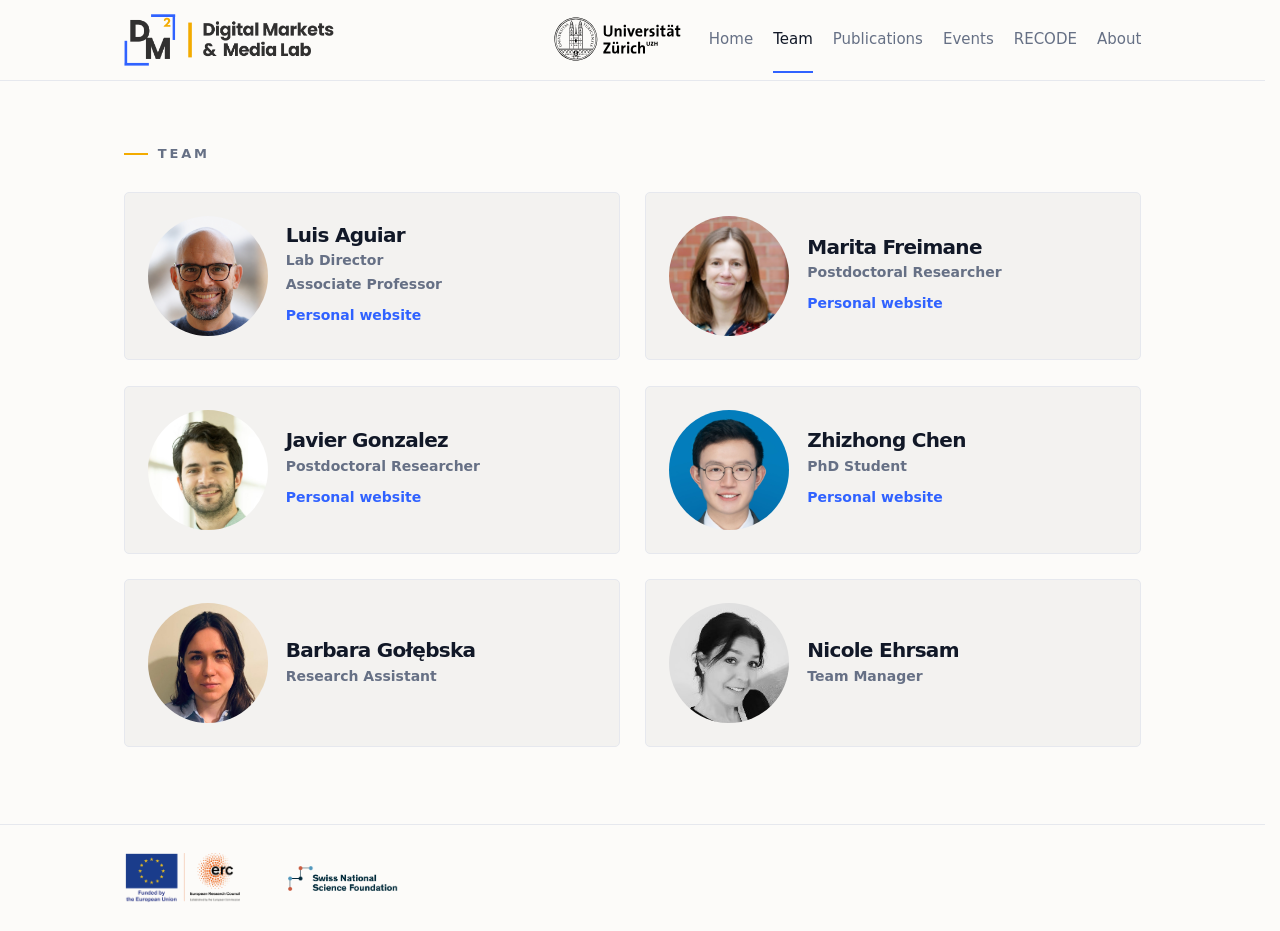
<file: team.html>
<!doctype html>
<html lang="en">
<head>
  <meta charset="utf-8">
  <meta name="viewport" content="width=device-width, initial-scale=1">
  <title>Team | Digital Markets & Media Lab</title>
  <meta name="description" content="Digital Markets & Media Lab — empirical research on digitization, platforms, media markets, AI, and online information access.">
  <link rel="icon" type="image/png" href="assets/DM2_logo.png?v=4">
  <link rel="stylesheet" href="style.css?v=21">
  <script src="nav.js?v=1" defer></script>
</head>
<body class="listing-page team-page">
    <header class="site-header">
    <div class="nav-wrap">
      <div class="header-logos"><a href="index.html" aria-label="Digital Markets and Media Lab home"><img class="logo-full" src="assets/dm2-logo-full.png" alt="Digital Markets & Media Lab logo"></a><img class="header-uzh-logo" src="assets/uzh-logo.svg" alt="University of Zurich"></div>
      <button class="nav-toggle" type="button" aria-expanded="false" aria-controls="main-navigation" aria-label="Toggle main navigation"><span class="nav-toggle-icon" aria-hidden="true"></span><span class="nav-toggle-label">Menu</span></button>
      <nav class="nav" id="main-navigation" aria-label="Main navigation"><a href="index.html">Home</a><a class="active" href="team.html" aria-current="page">Team</a><a href="publications.html">Publications</a><!-- <a href="news.html">News</a> --><a href="events.html">Events</a><a href="recode.html">RECODE</a><a href="about.html">About</a></nav>
    </div>
  </header>

<main>
  <section class="page-title"><div class="container"><div class="eyebrow">Team</div></div></section>
  <section class="section"><div class="container grid two team-grid">
    <article class="card person"><img class="avatar" src="assets/luis_aguiar.png" alt="Luis Aguiar"><div><h3>Luis Aguiar</h3><div class="role">Lab Director <br> Associate Professor </div><a class="person-link" href="https://luis-aguiar.com/" target="_blank" rel="noopener noreferrer" aria-label="Visit Luis Aguiar's personal website">Personal website</a></div></article>

    <article class="card person"><img class="avatar" src="assets/marita_freimane.jpg" alt="Marita Freimane"><div><h3>Marita Freimane</h3><div class="role">Postdoctoral Researcher</div><a class="person-link" href="https://sites.google.com/view/maritafreimane" target="_blank" rel="noopener noreferrer" aria-label="Visit Marita Freimane's personal website">Personal website</a></div></article>

    <article class="card person"><img class="avatar" src="assets/javier_gonzalez.jpg" alt="Javier Gonzalez"><div><h3>Javier Gonzalez</h3><div class="role">Postdoctoral Researcher</div><a class="person-link" href="https://jjgecon.github.io/" target="_blank" rel="noopener noreferrer" aria-label="Visit Javier Gonzalez's personal website">Personal website</a></div></article>

    <article class="card person"><img class="avatar" src="assets/zhizhong_chen.jpg" alt="Zhizhong Chen"><div><h3>Zhizhong Chen</h3><div class="role">PhD Student</div><a class="person-link" href="https://www.business.uzh.ch/en/research/professorships/digitaltransformation/Team/Peter-Chen.html" target="_blank" rel="noopener noreferrer" aria-label="Visit Zhizhong Chen's personal website">Personal website</a></div></article>

    <article class="card person"><img class="avatar" src="assets/barbara_golebska.jpg" alt="Barbara Golebska"><div><h3>Barbara Gołębska</h3><div class="role">Research Assistant</div></div></article>

    <article class="card person"><img class="avatar" src="assets/nicole_ehrsam.jpg" alt="Nicole Ehrsam"><div><h3>Nicole Ehrsam</h3><div class="role">Team Manager</div></div></article>
    


  </div></section>
</main>
<footer class="site-footer">
  <div class="container">
    <div class="funding-logos" aria-label="Host and funding institutions">
      <img class="funding-logo funding-logo--erc" src="assets/LOGO_ERC-FLAG_EU.png" alt="Funded by the European Union through the European Research Council">
      <img class="funding-logo funding-logo--snsf" src="assets/fns.png" alt="Swiss National Science Foundation">
    </div>
  </div>
</footer>
</body>
</html>
</file>
<file: style.css>
/*
 * DIGITAL MARKETS & MEDIA LAB
 * Main stylesheet
 *
 * The easiest place to customize the site is the SETTINGS section below.
 * Most font sizes, colors, spacing, cards, and team portraits can be changed
 * there without editing the component rules farther down the file.
 */

/* ==========================================================================
   1. SITE SETTINGS / QUICK CUSTOMIZATION
   ========================================================================== */

:root {
  /* --- Fonts -------------------------------------------------------------
   * Change --font-body to alter normal paragraphs and interface text.
   * Change --font-headings to give titles a different typeface.
   * The listed fonts are fallbacks, so the site works without font downloads.
   */
  --font-body: Inter, ui-sans-serif, system-ui, -apple-system,
    BlinkMacSystemFont, "Segoe UI", sans-serif;
  --font-headings: var(--font-body);

  /* --- Main font sizes ---------------------------------------------------
   * These variables control each distinct text environment.
   */
  --font-size-body: 16px;                 /* Normal page and card text */
  --font-size-lead: 16px;                 /* Introductory paragraphs */
  --font-size-prose: 17px;                /* Long-form text blocks */
  --font-size-page-title: clamp(22px, 5.2vw, 22px); /* Main H1 titles */
  --font-size-section-title: clamp(26px, 3.2vw, 36px); /* H2 titles */
  --font-size-card-title: 20px;           /* H3 and card titles */
  --font-size-navigation: 15px;           /* Header navigation */
  --font-size-eyebrow: 13px;              /* Small uppercase section labels */
  --font-size-role: 14px;                 /* Team member positions */
  --font-size-person-link: 14px;          /* Personal website links */
  --font-size-tag: 12px;                  /* Project category pills */
  --font-size-status: 11px;               /* Project status labels */
  --font-size-date: 14px;                 /* News dates and event details */

  /* --- Font weights ------------------------------------------------------
   * 400 = regular, 600 = semibold, 700 = bold, 800 = extra bold.
   */
  --weight-body: 400;
  --weight-heading: 700;
  --weight-link: 700;
  --weight-label: 800;

  /* --- Line heights and title spacing ---------------------------------- */
  --line-height-body: 1.65;
  --line-height-lead: 1.75;
  --line-height-prose: 1.85;
  --line-height-heading: 1.12;
  --heading-letter-spacing: -0.035em;

  /* --- Colors ----------------------------------------------------------- */
  --bg: #fcfbf9;             /* Main page and section background */
  --paper: rgba(98, 98, 98, 0.055);          /* Cards and card-like panels */
  --ink: #2f2f31;            /* Main body text */
  
  --ink-strong: #111827;     /* Titles and emphasized text */
  --muted: #667085;          /* Secondary text */
  --line: #e6e8ee;           /* Borders and separators */
  --soft: #f4f6f9;           /* Subtle backgrounds / avatar placeholders */
  --blue: #3062ff;           /* Links and primary accent */
  --orange: #f3ab00;         /* Secondary accent */

  /* --- Page layout ------------------------------------------------------ */
  /*--content-width: 1120px;*/    /* Maximum width of page content */
  --content-width: 1050px;    /* Maximum width of page content */
  --page-gutter: 24px;        /* Left/right space on small screens */
  --section-spacing: 68px;    /* Vertical space inside normal sections */
  --eyebrow-top-spacing: 62px; /* Navigation bar to page eyebrow */
  --about-eyebrow-gap-adjustment: 30px; /* Extra About eyebrow-to-text gap */
  --grid-gap: 18px;           /* Space between cards */

  /* --- Header logos -----------------------------------------------------
   * Change these three values to resize the UZH logo and adjust the
   * horizontal spacing between the two logos and the navigation menu. */
  --header-uzh-logo-height: 44px; /* UZH logo size */
  --header-uzh-logo-offset-y: -1px; /* + moves down; - moves up */
  --header-logo-gap: 220px;        /* Space between DM² and UZH logos */
  --header-nav-gap: 24px;         /* Minimum space between logos and menu */

  /* --- Cards ------------------------------------------------------------ */
  --card-radius: 5px;         /* Corner roundness of all cards */
  --card-padding: 26px;       /* Inner space of standard cards */
  --person-card-padding: 20px;

  /* --- Team portraits ---------------------------------------------------
   * Use 50% radius for circles, 0 for square images, or e.g. 16px for
   * rounded corners. Adjust object-position on an individual image when
   * a face needs different centering.
   */
  --avatar-size: 120px;
  --avatar-radius: 50%;
  --avatar-position: center;

  /* --- Funding logos on the home page -----------------------------------
   * Each logo has its own height control because their proportions differ.
   * Increase or decrease these values to resize individual logos.
   */
  --uzh-logo-height: 38px;
  --erc-logo-height: 50px;
  --snsf-logo-height: 25px;
}

/* Larger-screen scaling overrides */
:root {
  --font-size-body: clamp(16px, 0.85vw, 18px);
  --font-size-lead: clamp(16px, 1vw, 18px);
  --font-size-prose: clamp(17px, 0.95vw, 20px);
  --font-size-page-title: clamp(28px, 3.2vw, 28px);
  --font-size-section-title: clamp(28px, 2.4vw, 42px);
  --font-size-card-title: clamp(20px, 1.2vw, 24px);
  --font-size-navigation: clamp(15px, 0.8vw, 17px);

  /* Stay at the laptop-sized canvas through typical 14-inch viewports, then
   * expand gradually on larger desktop displays. The upper cap keeps prose
   * and cards from becoming uncomfortably wide on ultrawide screens. */
  --content-width: clamp(1120px, 72vw, 1480px);
  --page-gutter: clamp(24px, 4vw, 64px);
  --section-spacing: clamp(68px, 6vw, 110px);
  --grid-gap: clamp(18px, 2vw, 28px);

  --card-padding: clamp(26px, 2.2vw, 36px);
  --person-card-padding: clamp(20px, 1.8vw, 30px);
  --avatar-size: clamp(120px, 8vw, 150px);
}
/* ==========================================================================
   2. BASE / GLOBAL ELEMENTS
   ========================================================================== */

* {
  box-sizing: border-box;
}

/* Reserve the scrollbar track even on short pages. Without this, centered
 * header and footer logos shift slightly when moving to a longer page. */
html {
  scrollbar-gutter: stable;
}

body {
  display: flex;
  flex-direction: column;
  min-height: 100vh;
  margin: 0;
  font-family: var(--font-body);
  font-size: var(--font-size-body);
  font-weight: var(--weight-body);
  line-height: var(--line-height-body);
  color: var(--ink);
  background: var(--bg);
}

main {
  flex: 1;
}

a {
  color: inherit;
  text-decoration: none;
}

/* All heading levels share the same visual character. */
h1,
h2,
h3 {
  margin-top: 0;
  font-family: var(--font-headings);
  font-weight: var(--weight-heading);
  line-height: var(--line-height-heading);
  letter-spacing: var(--heading-letter-spacing);
  color: var(--ink-strong);
}

/* Main page title, used on Projects, Publications, and Contact. */
h1 {
  margin-bottom: 22px;
  font-size: var(--font-size-page-title);
}

/* Section titles, such as "What we study". */
h2 {
  margin-bottom: 16px;
  font-size: var(--font-size-section-title);
}

/* Card and team-member titles. */
h3 {
  margin-bottom: 0;
  font-size: var(--font-size-card-title);
}

/* ==========================================================================
   3. SHARED PAGE LAYOUT
   ========================================================================== */

/* Centers content and prevents it from becoming too wide on large screens. */
.container {
  width: 100%;
  max-width: var(--content-width);
  margin: 0 auto;
  padding: 0 var(--page-gutter);
}

/* Standard vertical spacing for content sections. */
.section {
  padding: var(--section-spacing) 0;
}

/* Optional white section with horizontal borders. */
.section.border {
  background: var(--bg);
  border-top: 1px solid var(--line);
  border-bottom: 1px solid var(--line);
}

/* Header area used at the top of inner pages. */
.page-title {
  padding: var(--eyebrow-top-spacing) 0 0;
}

/* The Home introduction is a normal section rather than a .page-title, so
 * use the same top-spacing variable to keep its eyebrow aligned site-wide. */
.home-intro {
  padding-top: var(--eyebrow-top-spacing);
}

/* The footer already supplies the page's lower separator. */
.section.border.home-intro {
  border-bottom: 0;
}

.page-title p {
  max-width: 760px;
}

/* Reusable two-column content layouts. */
.two-col {
  display: grid;
  grid-template-columns: 0.9fr 1.1fr;
  gap: 56px;
}

.two-col-intro {
  display: grid;
  align-items: center;
  grid-template-columns: 1.16fr 0.84fr;
  gap: 56px;
}

/* Reusable card grids. */
.grid {
  display: grid;
  gap: var(--grid-gap);
}

.grid.two {
  grid-template-columns: repeat(2, minmax(0, 1fr));
}

.grid.three {
  grid-template-columns: repeat(3, minmax(0, 1fr));
}

/* ==========================================================================
   4. HEADER AND NAVIGATION
   ========================================================================== */

.site-header {
  position: sticky;
  top: 0;
  z-index: 1000;
  background: rgba(252, 251, 249, 0.96);
  border-bottom: 1px solid var(--line);
  backdrop-filter: blur(14px);
}

.nav-wrap {
  display: flex;
  align-items: center;
  justify-content: flex-start;
  gap: var(--header-nav-gap);
  max-width: var(--content-width);
  margin: 0 auto;
  padding: 14px var(--page-gutter);
}

/* Keep both header logos in one row and align their vertical centers. */
.header-logos {
  display: flex;
  flex: 0 0 auto;
  align-items: center;
  gap: var(--header-logo-gap);
}

.header-logos > a {
  display: flex;
  align-items: center;
}

.logo-full {
  display: block;
  width: 210px;
  max-width: 48vw;
  height: auto;
}

.header-uzh-logo {
  display: block;
  width: auto;
  height: var(--header-uzh-logo-height);
  transform: translateY(var(--header-uzh-logo-offset-y));
}

@media (min-width: 1051px) {
  .header-logos {
    width: calc((100% - 56px) * 0.58);
    justify-content: space-between;
  }
}

.nav {
  display: flex;
  align-items: center;
  gap: 20px;
  margin-left: auto;
}

.nav-toggle {
  display: none;
}

.nav a {
  position: relative;
  padding: 6px 0;
  font-size: var(--font-size-navigation);
  color: var(--muted);
}

.nav a:hover,
.nav a.active {
  color: var(--ink-strong);
}

/* Blue line below the currently active page. */
.nav a.active::after {
  content: "";
  position: absolute;
  right: 0;
  bottom: -15px;
  left: 0;
  height: 2px;
  background: var(--blue);
}

/* ==========================================================================
   5. HERO AND INTRODUCTORY TEXT
   ========================================================================== */

/* Kept for pages that use the original hero layout. */
.hero {
  background:
    linear-gradient(90deg, rgba(48, 98, 255, 0.035), transparent 34%),
    linear-gradient(180deg, var(--bg), var(--bg));
  border-bottom: 1px solid var(--line);
}

.hero-inner {
  max-width: var(--content-width);
  margin: 0 auto;
  padding: 78px var(--page-gutter) 82px;
}

/* Larger paragraph used below page titles and on the home introduction. */
.lead {
  max-width: 70ch;
  margin: 0;
  font-size: var(--font-size-lead);
  line-height: var(--line-height-lead);
  color: var(--ink);
}

/* Optional long-form text style. */
.prose {
  font-size: var(--font-size-prose);
  line-height: var(--line-height-prose);
  color: var(--muted);
}

.prose p {
  margin: 0 0 18px;
}

.intro-image {
  display: flex;
  align-items: center;
  justify-content: center;
  align-self: stretch;
}

.intro-image img {
  display: block;
  width: min(100%, 680px);
  max-width: 100%;
  height: auto;
  margin: 0 auto;
}

.two-col-intro .lead {
  text-align: justify;
}

/* Small uppercase label above a page or section title. */
.eyebrow {
  margin-bottom: 20px;
  font-size: var(--font-size-eyebrow);
  font-weight: var(--weight-label);
  letter-spacing: 0.22em;
  text-transform: uppercase;
  color: var(--muted);
}

.listing-page .eyebrow {
  margin-bottom: 0;
}

/* LISTING PAGE TITLE SPACING
 * Change 24px below to adjust the gap between the eyebrow and page content.
 * Smaller value = less space; larger value = more space. */
.listing-page .page-title + .section {
  padding-top: 28px;
}

/* Orange dash displayed before each eyebrow label. */
.eyebrow::before {
  content: "";
  display: inline-block;
  width: 24px;
  height: 2px;
  margin-right: 10px;
  vertical-align: middle;
  background: var(--orange);
}

.hero-actions {
  display: flex;
  flex-wrap: wrap;
  gap: 24px;
  margin-top: 28px;
}

.text-link {
  display: inline-flex;
  align-items: center;
  gap: 8px;
  padding-bottom: 3px;
  font-weight: var(--weight-link);
  color: var(--ink-strong);
  border-bottom: 2px solid transparent;
}

.text-link:hover {
  border-color: var(--orange);
}

/* ==========================================================================
   6. GENERAL CARDS
   ========================================================================== */

.card {
  padding: var(--card-padding);
  background: var(--paper);
  border: 1px solid var(--line);
  border-radius: var(--card-radius);
}

.card:hover {
  border-color: rgba(48, 98, 255, 0.32);
}

/* Normal descriptive text inside cards. */
.card p,
.project p,
.person p {
  margin: 12px 0 0;
  font-size: var(--font-size-body);
  color: var(--muted);
}

/* Colored top border used by research-area cards on the home page. */
.research-card {
  border-top: 3px solid rgba(48, 98, 255, 0.22);
}

.research-card:nth-child(even) {
  border-top-color: rgba(243, 171, 0, 0.32);
}

/* ==========================================================================
   7. SITE FOOTER / FUNDING LOGOS
   ========================================================================== */

.site-footer {
  padding: 28px 0;
  background: var(--bg);
  border-top: 1px solid var(--line);
}

.funding-logos {
  display: flex;
  flex-wrap: wrap;
  align-items: center;
  gap: 28px 48px;
}

.funding-logo {
  display: block;
  width: auto;
  max-width: 100%;
  object-fit: contain;
}

.funding-logo--erc {
  height: var(--erc-logo-height);
}

.funding-logo--uzh {
  height: var(--uzh-logo-height);
}

.funding-logo--snsf {
  height: var(--snsf-logo-height);
}

.about-section {
  /* Adds to the eyebrow's shared 20px bottom margin. Together these values
   * match the larger visible gap created by the Home illustration row. */
  padding-top: var(--about-eyebrow-gap-adjustment);
}

/* The opening paragraph occupies the wider left column and the contact card
 * occupies the narrower right column. Center their vertical midpoints without
 * stretching either item to match the other's height. */
.about-intro-grid {
  display: grid;
  align-items: center;
  grid-template-columns: 1.16fr 0.84fr;
  gap: 56px;
}


.about-section .lead {
  max-width: none;
  text-align: justify;
}


.about-intro-grid .contact-card {
  width: 100%;
  padding:
    clamp(18px, 1vw, 24px)
    clamp(28px, 1.5vw, 36px);
}

.about-intro-grid .contact-row {
  gap: clamp(16px, 0.9vw, 20px);
  padding: clamp(20px, 1.15vw, 24px) 0;
}

.about-intro-grid .contact-details {
  padding-top: 6px;
  font-size: clamp(16px, calc(11px + 0.31vw), 17px);
  line-height: 1.4;
}

.about-intro-grid .contact-icon {
  width: clamp(42px, 2.3vw, 48px);
  height: clamp(42px, 2.3vw, 48px);
  border-radius: 14px;
}

/* These paragraphs sit below the two-column row and span the full container.
 * Change 32px to adjust their distance from the opening row. */
.about-full-text {
  margin-top: 32px;
}

.about-full-text .lead + .lead {
  margin-top: 18px;
}

.about-section .lead a {
  color: var(--ink);
  text-decoration: underline;
  text-decoration-thickness: 1px;
  text-underline-offset: 3px;
}

.about-section .lead a:hover,
.about-section .lead a:focus {
  color: var(--blue);
  text-decoration-color: var(--blue);
}

/* ==========================================================================
   8. RECODE PROJECT PAGE
   ========================================================================== */

/* Keep the project title visually connected to the page eyebrow. */
.recode-section {
  padding-top: 28px;
}

.recode-intro h1 {
  margin-bottom: 28px;
}

.recode-intro .lead {
  max-width: none;
  text-align: justify;
}

.recode-intro .lead + .lead {
  margin-top: 18px;
}

.recode-agenda-title {
  margin-top: 52px;
}

.recode-workstreams {
  align-items: stretch;
}

.recode-workstream {
  border-top: 3px solid rgba(48, 98, 255, 0.28);
}

.recode-workstream:nth-child(2) {
  border-top-color: rgba(243, 171, 0, 0.42);
}

.recode-workstream:nth-child(3) {
  border-top-color: rgba(48, 98, 255, 0.5);
}

.recode-workstream-number {
  margin-bottom: 18px;
  font-size: var(--font-size-tag);
  font-weight: var(--weight-label);
  letter-spacing: 0.18em;
  color: var(--blue);
}

.recode-workstream p {
  line-height: 1.7;
}

.recode-conclusion {
  max-width: none;
  margin-top: 32px;
}

.recode-funding {
  display: grid;
  grid-template-columns: minmax(0, 1fr) auto;
  align-items: center;
  gap: clamp(36px, 5vw, 80px);
  margin-top: clamp(52px, 6vw, 88px);
}

.recode-funding .eyebrow {
  margin-bottom: 24px;
}

.recode-funding h2 {
  margin-bottom: 0;
}

.recode-funding .text-link {
  margin-top: 20px;
}

.recode-funding-logo {
  width: auto;
  max-width: min(100%, 420px);
  height: clamp(72px, 6vw, 108px);
}

/* ==========================================================================
   9. TEAM CARDS
   ========================================================================== */

.person {
  display: flex;
  align-items: center;
  gap: 18px;
  padding: var(--person-card-padding);
}

/* Team portrait or initials placeholder.
 * To reposition every photo, change --avatar-position above.
 * For one photo only, add a custom class and use:
 * .avatar-luis { object-position: center 25%; }
 */
.avatar {
  display: grid;
  flex: 0 0 auto;
  place-items: center;
  width: var(--avatar-size);
  height: var(--avatar-size);
  font-weight: var(--weight-label);
  color: var(--ink-strong);
  background: var(--soft);
  border-radius: var(--avatar-radius);
  object-fit: cover;
  object-position: var(--avatar-position);
}

.role {
  margin-top: 3px;
  font-size: var(--font-size-role);
  font-weight: var(--weight-link);
  color: var(--muted);
}

.person-link {
  display: inline-block;
  margin-top: 8px;
  font-size: var(--font-size-person-link);
  font-weight: var(--weight-link);
  color: var(--blue);
}

.person-link:hover {
  text-decoration: underline;
}

/* ==========================================================================
   9. PROJECT CARDS
   ========================================================================== */

.project {
  display: flex;
  flex-direction: column;
  justify-content: space-between;
  min-height: 250px;
}

.project-meta {
  display: flex;
  align-items: center;
  justify-content: space-between;
  gap: 12px;
  margin-bottom: 20px;
}

/* Rounded project-category label. */
.tag {
  padding: 5px 10px;
  font-size: var(--font-size-tag);
  font-weight: var(--weight-link);
  color: #2448b8;
  background: rgba(48, 98, 255, 0.07);
  border-radius: 999px;
}

.status {
  font-size: var(--font-size-status);
  font-weight: var(--weight-label);
  letter-spacing: 0.15em;
  text-transform: uppercase;
  color: #8a94a6;
}

/* ==========================================================================
   10. PUBLICATION LIST
   ========================================================================== */

.publication-group + .publication-group {
  margin-top: 56px;
}

.publication-section-title {
  margin-bottom: 20px;
  font-size: 22px; /* Change this value to resize publication section titles. */
}

.publication-list {
  display: grid;
  gap: var(--grid-gap);
}

.publication-card {
  display: grid;
  grid-template-columns: minmax(0, 1fr) 86px;
  gap: 22px;
  align-items: start;
  /* Change 20px to adjust the inner margin on all sides of paper cards. */
  padding: 20px;
}

.publication-card--no-cover {
  grid-template-columns: minmax(0, 1fr);
}

/* No-cover cards keep their title and metadata on the left and place the
 * paper-link buttons in a compact right-hand column. This automatically
 * applies to newly added Working Papers that use --no-cover. */
.publication-card--no-cover > div:first-child {
  display: grid;
  grid-template-columns: minmax(0, 1fr) auto;
  column-gap: 22px;
  align-items: center;
}

.publication-card--no-cover > div:first-child > .publication-title,
.publication-card--no-cover > div:first-child > .publication-meta,
.publication-card--no-cover > div:first-child > .publication-note {
  grid-column: 1;
}

.publication-card--no-cover > div:first-child > .publication-actions {
  grid-column: 2;
  grid-row: 1 / span 3;
  align-self: center;
  justify-content: flex-end;
  margin-top: 0;
}

.publication-title {
  margin-bottom: 0;
  font-size: 16px; /* Change this value to resize individual paper titles. */
  font-weight: 550;
  line-height: 1.35;
  color: var(--blue);
}

.publication-card .publication-meta,
.publication-card .publication-note {
  margin: 6px 0 0;
  font-size: 15px; /* Change this value to resize citation and author text. */
  line-height: 1.55;
  color: var(--muted);
}

.publication-journal {
  font-style: italic;
  color: var(--ink);
  text-decoration: underline;
  text-decoration-thickness: 1px;
  text-underline-offset: 3px;
}

.publication-cover-cell {
  display: flex;
  justify-content: flex-end;
}

.publication-cover {
  display: block;
  width: auto;
  max-width: 72px;
  height: auto;
  max-height: 96px;
  object-fit: contain;
}

.publication-actions {
  display: flex;
  flex-wrap: wrap;
  gap: 8px;
  margin-top: 16px;
}

.publication-link {
  display: inline-flex;
  align-items: center;
  padding: 5px 10px;
  font-size: 13px;
  font-weight: var(--weight-link);
  color: #5a557f;
  border: 1px solid rgba(48, 98, 255, 0.28);
  border-radius: var(--card-radius);
}

.publication-link:hover,
.publication-link:focus {
  color: var(--ink-strong);
  border-color: var(--blue);
}

.publication-coverage {
  grid-column: 1 / -1;
  padding-top: 14px;
  border-top: 1px solid var(--line);
}

.publication-coverage summary {
  cursor: pointer;
  font-size: 14px;
  font-weight: var(--weight-link);
  color: var(--muted);
}

.publication-coverage .publication-actions {
  margin-top: 10px;
}

.list {
  display: grid;
  gap: 14px;
  margin-top: 0;
}

.list-item {
  display: flex;
  justify-content: space-between;
  gap: 20px;
  padding: 18px 20px;
  background: var(--paper);
  border: 1px solid var(--line);
  border-radius: var(--card-radius);
}

/* ==========================================================================
   11. NEWS PAGE
   ========================================================================== */

.news-list {
  display: grid;
  gap: var(--grid-gap);
}

.news-item {
  display: grid;
  grid-template-columns: 150px minmax(0, 1fr);
  gap: 28px;
}

.news-date {
  padding-top: 3px;
  font-size: var(--font-size-date);
  font-weight: var(--weight-link);
  color: var(--muted);
}

/* News titles are smaller than main section headings. */
.news-title {
  margin-bottom: 0;
  font-size: var(--font-size-card-title);
}

/* ==========================================================================
   12. EVENTS PAGE
   ========================================================================== */

.event-section-heading {
  margin-bottom: 20px;
}

.event-section-heading--past {
  margin-top: 52px;
}

/* Event cards use wider columns than the general two-column card grid. */
.event-grid {
  grid-template-columns: minmax(0, 820px);
}

.event-card {
  display: flex;
  flex-direction: column;
  overflow: hidden;
}

/* Event photo gallery.
 * Each image can be centered independently with an inline CSS variable:
 * style="--event-image-position: center 30%;"
 * The first value is horizontal; the second is vertical.
 */
.event-gallery {
  position: relative;
  width: calc(100% + (2 * var(--card-padding)));
  height: 220px;
  margin: calc(-1 * var(--card-padding));
  margin-bottom: var(--card-padding);
  overflow: hidden;
  background: var(--soft);
}

.event-image {
  position: absolute;
  inset: 0;
  display: block;
  width: 100%;
  height: 100%;
  opacity: 0;
  object-fit: cover;
  object-position: var(--event-image-position, center);
  transition: opacity 0.25s ease;
}

.event-image.is-active {
  opacity: 1;
}

.gallery-arrow {
  position: absolute;
  top: 50%;
  z-index: 2;
  display: grid;
  place-items: center;
  width: 38px;
  height: 38px;
  padding: 0;
  font-size: 24px;
  line-height: 1;
  color: #ffffff;
  cursor: pointer;
  background: rgba(17, 24, 39, 0.65);
  border: 0;
  border-radius: 50%;
  transform: translateY(-50%);
}

.gallery-arrow:hover,
.gallery-arrow:focus {
  background: var(--blue);
}

.gallery-arrow--previous {
  left: 12px;
}

.gallery-arrow--next {
  right: 12px;
}

.gallery-count {
  position: absolute;
  right: 12px;
  bottom: 10px;
  z-index: 2;
  padding: 3px 8px;
  font-size: 12px;
  font-weight: var(--weight-link);
  color: #ffffff;
  background: rgba(17, 24, 39, 0.65);
  border-radius: 999px;
}

.event-meta {
  display: flex;
  align-items: center;
  justify-content: space-between;
  gap: 12px;
  margin-bottom: 20px;
}

.event-details {
  display: grid;
  gap: 8px;
  margin: 20px 0 0;
  font-size: var(--font-size-date);
}

.event-details div {
  display: grid;
  grid-template-columns: 90px minmax(0, 1fr);
  gap: 12px;
}

.event-details dt {
  font-weight: var(--weight-link);
  color: var(--ink-strong);
}

.event-details dd {
  margin: 0;
  color: var(--muted);
}

.event-link {
  color: var(--blue);
  font-weight: var(--weight-link);
  text-decoration: underline;
  text-underline-offset: 3px;
}

.event-link:hover,
.event-link:focus {
  color: var(--ink-strong);
}

.empty-state {
  margin: 0;
  padding: 24px;
  color: var(--muted);
  background: var(--soft);
  border-radius: var(--card-radius);
}

/* ==========================================================================
   13. CONTACT PAGE
   ========================================================================== */

.contact-layout {
  grid-template-columns: 1.16fr 0.84fr; /* Same ratio as Home */
}

.contact-card {
  width: fit-content;
  max-width: 100%;
  justify-self: end; /* Align card to the right of its column */
  padding: 28px;
  background: var(--paper);
  border: 1px solid var(--line);
  border-radius: var(--card-radius);
}

.contact-row {
  display: flex;
  align-items: flex-start;
  gap: 16px;
  padding: 18px 0;
  border-bottom: 1px solid var(--line);
}

.contact-details {
  padding-top: 5px;
  font-size: 14px;
}


.contact-row:first-child {
  padding-top: 0;
}

.contact-row:last-child {
  padding-bottom: 0;
  border-bottom: 0;
}

.contact-icon {
  display: grid;
  flex: 0 0 auto;
  place-items: center;
  width: 38px;
  height: 38px;
  font-weight: var(--weight-label);
  color: var(--blue);
  background: rgba(48, 98, 255, 0.07);
  border-radius: 12px;
}

/* ==========================================================================
   14. DESKTOP SCALING
   Both common desktop monitors use the same composition. Values interpolate
   gradually with viewport width, avoiding an abrupt layout change when a
   browser window moves between a 1920px and 2560px display.
   ========================================================================== */

@media (min-width: 1600px) {
  :root {
    --header-uzh-logo-height:
      clamp(44px, calc(20px + 1.25vw), 52px);
    --font-size-eyebrow:
      clamp(13px, calc(10px + 0.16vw), 14px);
    --erc-logo-height: 65px;
    --snsf-logo-height: 35px;
  }

  .nav-wrap {
    padding-top: clamp(14px, calc(6px + 0.47vw), 18px);
    padding-bottom: clamp(14px, calc(6px + 0.47vw), 18px);
  }

  .logo-full {
    width: clamp(210px, calc(140px + 4.69vw), 260px);
  }

  /* Team cards keep a stable, compact size on both desktop monitors instead
   * of expanding with the full page canvas. */
  .team-grid {
    max-width: 1260px;
  }

  /* Keep the Team eyebrow at its normal position, then center the card group
   * in the remaining space above the footer on large screens. */
  .team-page main {
    display: flex;
    flex-direction: column;
  }

  .team-page .page-title + .section {
    display: flex;
    flex: 1;
    align-items: center;
    padding-top: 28px;
    padding-bottom: 28px;
  }

  .person {
    gap: 20px;
    padding: 20px 22px;
  }

  .avatar {
    width: 118px;
    height: 118px;
  }

  /* Publication typography scales continuously across desktop widths. */
  .publication-section-title {
    font-size: clamp(22px, calc(17px + 0.35vw), 26px);
  }

  .publication-card {
    grid-template-columns:
      minmax(0, 1fr)
      clamp(86px, calc(44px + 2.2vw), 100px);
    gap: clamp(22px, calc(10px + 0.63vw), 26px);
    padding: clamp(20px, calc(8px + 0.63vw), 24px);
  }

  .publication-card--no-cover {
    grid-template-columns: minmax(0, 1fr);
  }

  .publication-title {
    font-size: clamp(16px, calc(11px + 0.35vw), 20px);
    line-height: 1.4;
  }

  .publication-card .publication-meta,
  .publication-card .publication-note {
    margin-top: clamp(6px, calc(2px + 0.31vw), 8px);
    font-size: clamp(15px, calc(10.5px + 0.29vw), 18px);
    line-height: 1.6;
  }

  .publication-cover {
    max-width: clamp(72px, calc(36px + 1.88vw), 84px);
    max-height: clamp(96px, calc(48px + 2.5vw), 112px);
  }

  .publication-link {
    padding:
      clamp(5px, calc(2px + 0.16vw), 6px)
      clamp(10px, calc(4px + 0.31vw), 12px);
    font-size: clamp(13px, calc(9px + 0.23vw), 15px);
  }

  .publication-coverage summary {
    font-size: clamp(14px, calc(10px + 0.23vw), 16px);
  }

  .home-page .home-intro > .container {
    max-width: var(--content-width);
  }

  .home-page .two-col-intro {
    gap: clamp(56px, 3.13vw, 80px);
  }

  .home-page .lead,
  .about-page .lead {
    font-size: clamp(18px, calc(12px + 0.31vw), 20px);
  }

  .home-page .intro-image img {
    width: min(100%, clamp(540px, calc(360px + 10.16vw), 620px));
  }

}

/* On tall desktop windows the two short informational pages use the same
 * vertically balanced composition on both monitors. */
@media (min-width: 1600px) and (min-height: 800px) {
  .home-page main,
  .about-page main {
    display: flex;
    flex-direction: column;
  }

  .home-page .home-intro {
    display: flex;
    flex: 1;
    align-items: center;
    width: 100%;
    padding-top: clamp(64px, 5vh, 80px);
    padding-bottom: clamp(88px, 8vh, 120px);
  }

  .about-page main {
    justify-content: center;
    padding-top: clamp(64px, 5vh, 80px);
    padding-bottom: clamp(88px, 8vh, 120px);
  }

  .about-page .page-title {
    padding-top: 0;
    padding-bottom: 0;
  }

  .about-page .about-section {
    padding-top: var(--about-eyebrow-gap-adjustment);
    padding-bottom: 0;
  }
}

/* ==========================================================================
   15. RESPONSIVE / MOBILE LAYOUT
   Everything below applies only to screens 860px wide or narrower.
   ========================================================================== */

/* Move the menu to a second row before the combined logos and links become
 * crowded. Change 1050px if you want this transition earlier or later. */
@media (max-width: 1050px) {
  .nav-wrap {
    flex-wrap: wrap;
    row-gap: 10px;
  }

  .nav {
    width: 100%;
    margin-left: 0;
    padding-bottom: 2px;
    overflow-x: auto;
  }

  .nav a.active::after {
    bottom: -7px;
  }
}

@media (max-width: 860px) {
  /* Replace the horizontally scrolling link row with a compact, accessible
   * dropdown menu on phones and small tablets. */
  .nav-wrap {
    display: grid;
    grid-template-columns: minmax(0, 1fr) auto;
    align-items: center;
    column-gap: 10px;
    row-gap: 10px;
  }

  .header-logos {
    min-width: 0;
    gap: clamp(10px, 2.5vw, 20px);
  }

  .logo-full {
    width: clamp(128px, 40vw, 170px);
    max-width: none;
  }

  .header-uzh-logo {
    height: clamp(27px, 7vw, 34px);
  }

  .nav-toggle {
    display: inline-flex;
    align-items: center;
    justify-content: center;
    gap: 7px;
    min-height: 40px;
    padding: 8px 11px;
    border: 1px solid var(--line);
    border-radius: 5px;
    background: transparent;
    color: var(--ink-strong);
    font: inherit;
    font-size: var(--font-size-navigation);
    font-weight: var(--weight-link);
    line-height: 1;
    cursor: pointer;
  }

  .nav-toggle:hover {
    background: var(--soft);
  }

  .nav-toggle:focus-visible {
    outline: 3px solid color-mix(in srgb, var(--blue) 35%, transparent);
    outline-offset: 2px;
  }

  .nav-toggle-icon {
    position: relative;
    display: block;
    width: 18px;
    height: 14px;
    border-top: 2px solid currentColor;
    border-bottom: 2px solid currentColor;
  }

  .nav-toggle-icon::before,
  .nav-toggle-icon::after {
    content: "";
    position: absolute;
    top: 50%;
    left: 0;
    width: 100%;
    height: 2px;
    background: currentColor;
    transform: translateY(-50%);
    transition: transform 150ms ease;
  }

  .nav-toggle[aria-expanded="true"] .nav-toggle-icon {
    border-color: transparent;
  }

  .nav-toggle[aria-expanded="true"] .nav-toggle-icon::before {
    transform: translateY(-50%) rotate(45deg);
  }

  .nav-toggle[aria-expanded="true"] .nav-toggle-icon::after {
    transform: translateY(-50%) rotate(-45deg);
  }

  .nav {
    grid-column: 1 / -1;
    display: grid;
    width: 100%;
    gap: 0;
    margin: 0;
    padding: 4px 0 0;
    overflow: visible;
    border-top: 1px solid var(--line);
  }

  .nav-wrap.nav-enabled .nav {
    display: none;
  }

  .nav-wrap.nav-enabled.nav-open .nav {
    display: grid;
    animation: nav-menu-in 150ms ease-out;
  }

  .nav a {
    padding: 11px 10px;
    border-bottom: 1px solid var(--line);
  }

  .nav a:last-child {
    border-bottom: 0;
  }

  .nav a.active {
    color: var(--blue);
  }

  .nav a.active::after {
    display: none;
  }

  @keyframes nav-menu-in {
    from {
      opacity: 0;
      transform: translateY(-4px);
    }

    to {
      opacity: 1;
      transform: translateY(0);
    }
  }

  /* Home stacks at this width and no longer gains extra spacing from vertical
   * centering beside the illustration, so About returns to the shared 20px. */
  .about-section {
    padding-top: 0;
  }

  /* At this breakpoint the Team grid becomes one column. Change 620px to
   * adjust its maximum tablet width; phones still use their available width. */
  .team-grid {
    max-width: 620px;
  }

  /* Stack multi-column layouts into a single readable column. */
  .two-col,
  .two-col-intro,
  .about-intro-grid,
  .grid.two,
  .grid.three,
  .event-grid,
  .recode-funding {
    grid-template-columns: 1fr;
  }

  .about-intro-grid > * {
    min-width: 0;
  }

  .about-intro-grid .contact-details {
    min-width: 0;
    overflow-wrap: anywhere;
  }

  .recode-funding-logo {
    justify-self: start;
  }

  .intro-image img {
    max-width: 320px;
    border-radius: 18px;
  }

  .intro-image {
    align-self: auto;
  }

  .news-item {
    grid-template-columns: 1fr;
    gap: 8px;
  }

  .funding-logos {
    justify-content: center;
  }
}

/* Extra-small screens: keep the logos and compact toggle on one row. */
@media (max-width: 620px) {
  .nav-wrap {
    gap: 10px;
  }

  .logo-full {
    width: clamp(128px, 40vw, 170px);
    max-width: none;
  }

  .header-logos {
    gap: clamp(10px, 2.5vw, 20px);
  }

  .header-uzh-logo {
    height: clamp(27px, 7vw, 34px);
  }

  .publication-card {
    grid-template-columns: 1fr;
  }

  .publication-card--no-cover > div:first-child {
    grid-template-columns: 1fr;
  }

  .publication-card--no-cover > div:first-child > .publication-actions {
    grid-column: 1;
    grid-row: auto;
    justify-content: flex-start;
    margin-top: 12px;
  }

  .publication-cover-cell {
    justify-content: flex-start;
  }

  .funding-logo--erc {
    height: min(var(--erc-logo-height), 125px);
  }

  .funding-logo--uzh {
    height: min(var(--uzh-logo-height), 70px);
  }

  .funding-logo--snsf {
    height: min(var(--snsf-logo-height), 60px);
  }

  .recode-intro .lead {
    text-align: left;
  }

  .recode-funding-logo {
    height: 72px;
  }
}

/* On the narrowest phones, keep the full accessible button name but show only
 * its icon visually so both institutional logos retain readable proportions. */
@media (max-width: 360px) {
  .nav-toggle {
    width: 40px;
    padding-right: 9px;
    padding-left: 9px;
  }

  .nav-toggle-label {
    position: absolute;
    width: 1px;
    height: 1px;
    padding: 0;
    margin: -1px;
    overflow: hidden;
    clip: rect(0, 0, 0, 0);
    white-space: nowrap;
    border: 0;
  }
}

@media (prefers-reduced-motion: reduce) {
  .nav-wrap.nav-enabled.nav-open .nav {
    animation: none;
  }

  .nav-toggle-icon::before,
  .nav-toggle-icon::after {
    transition: none;
  }
}
</file>
